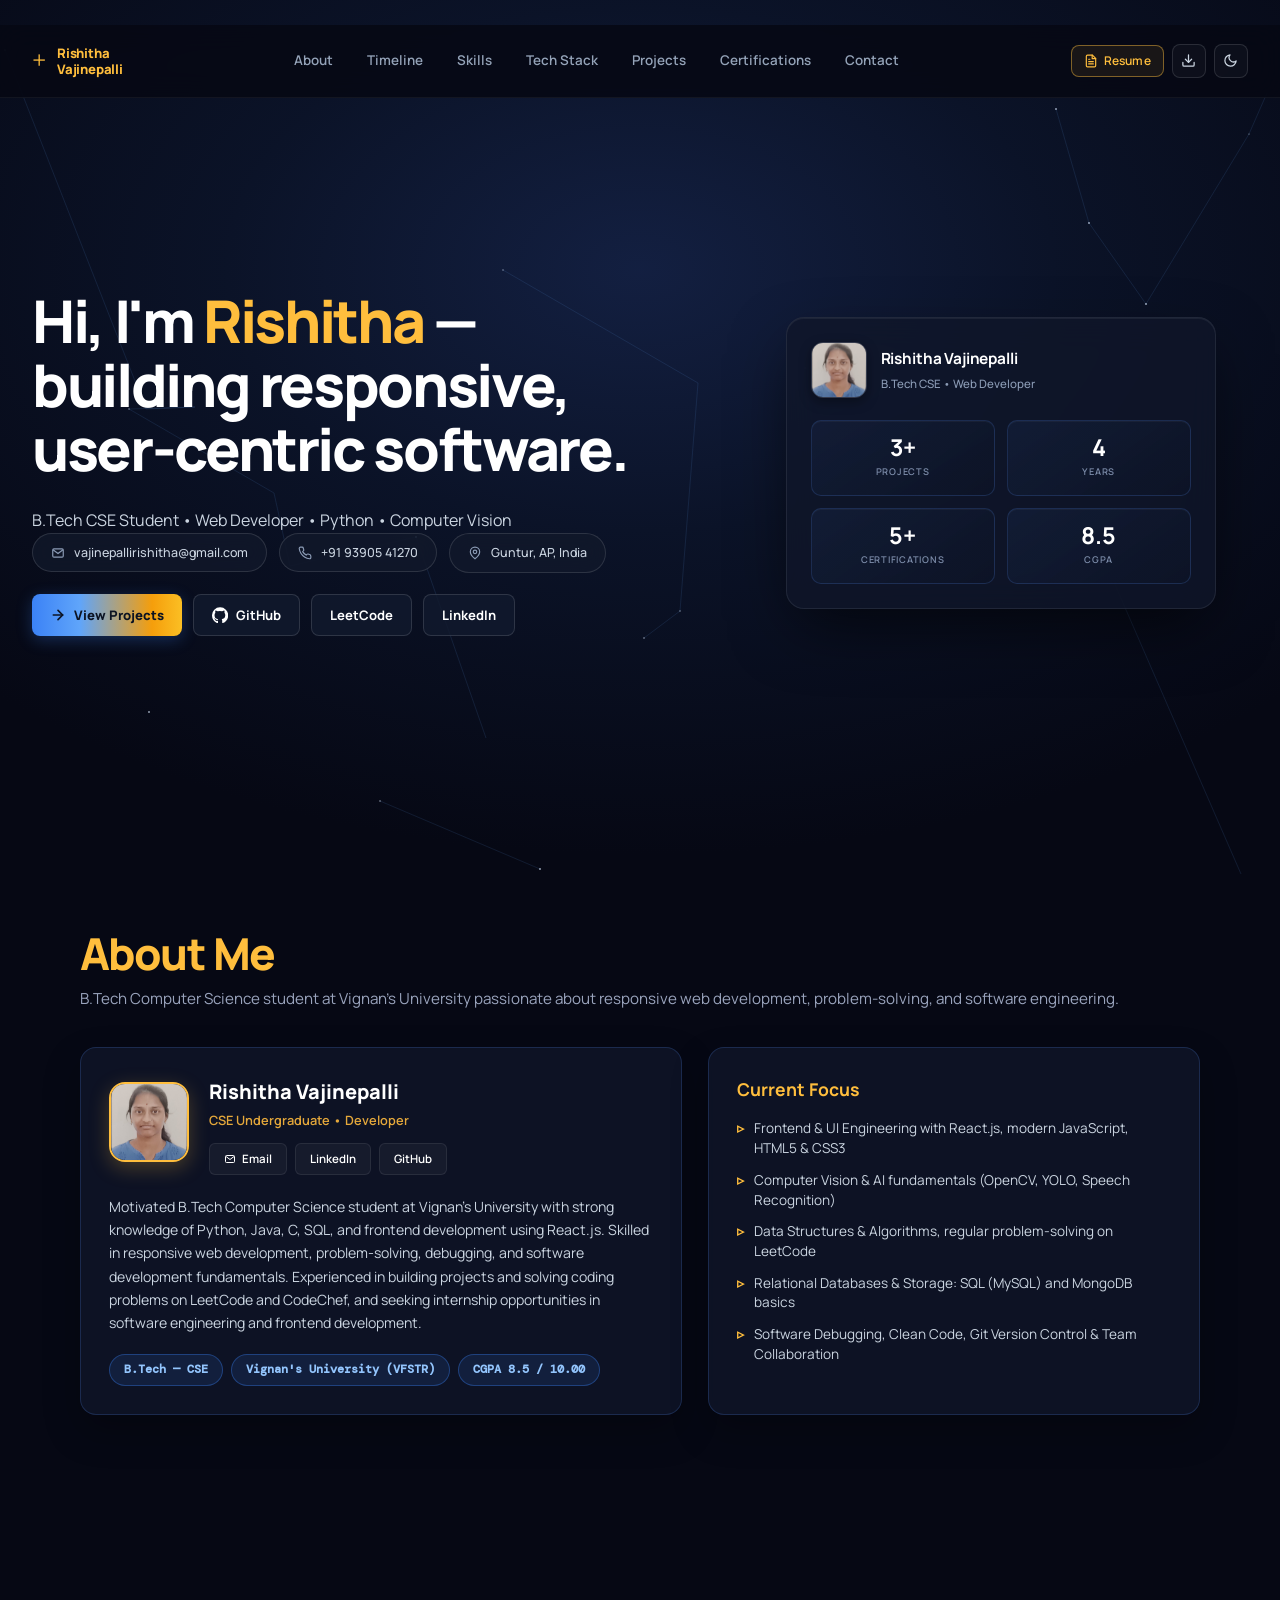
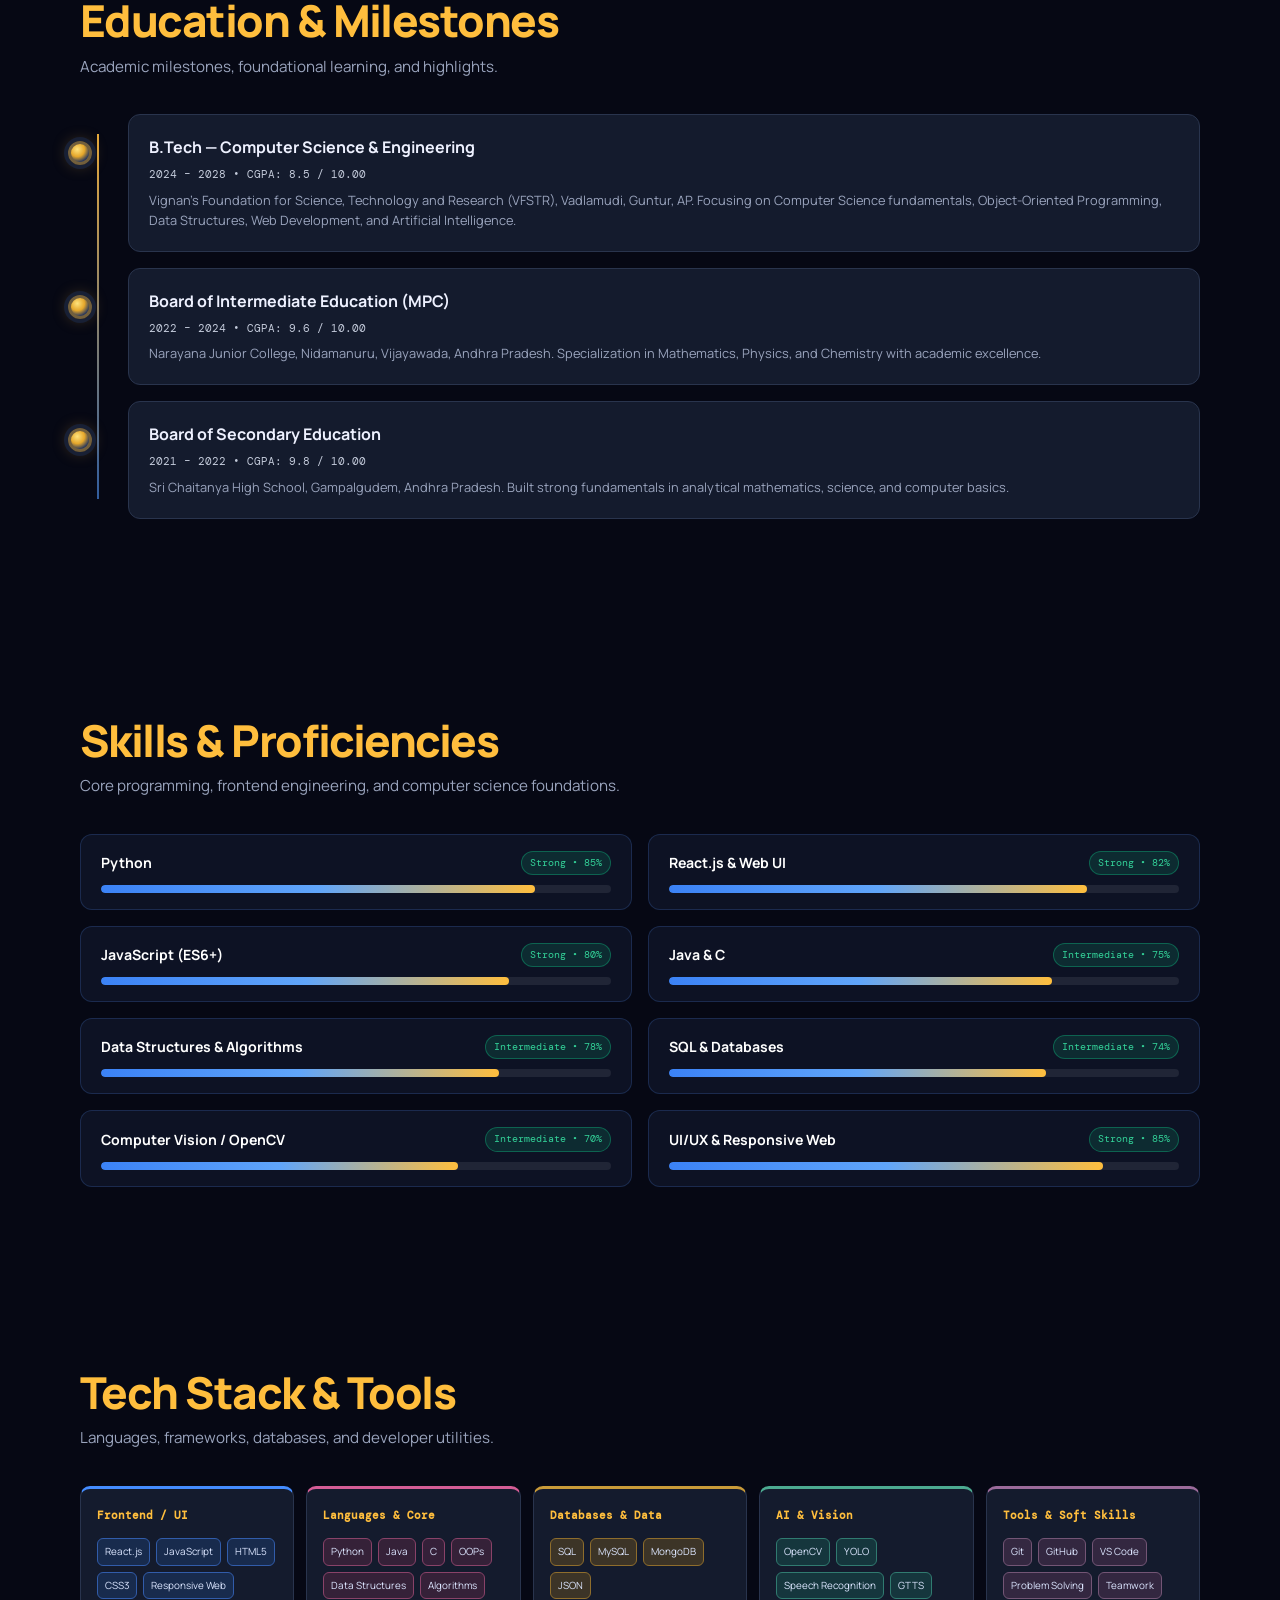
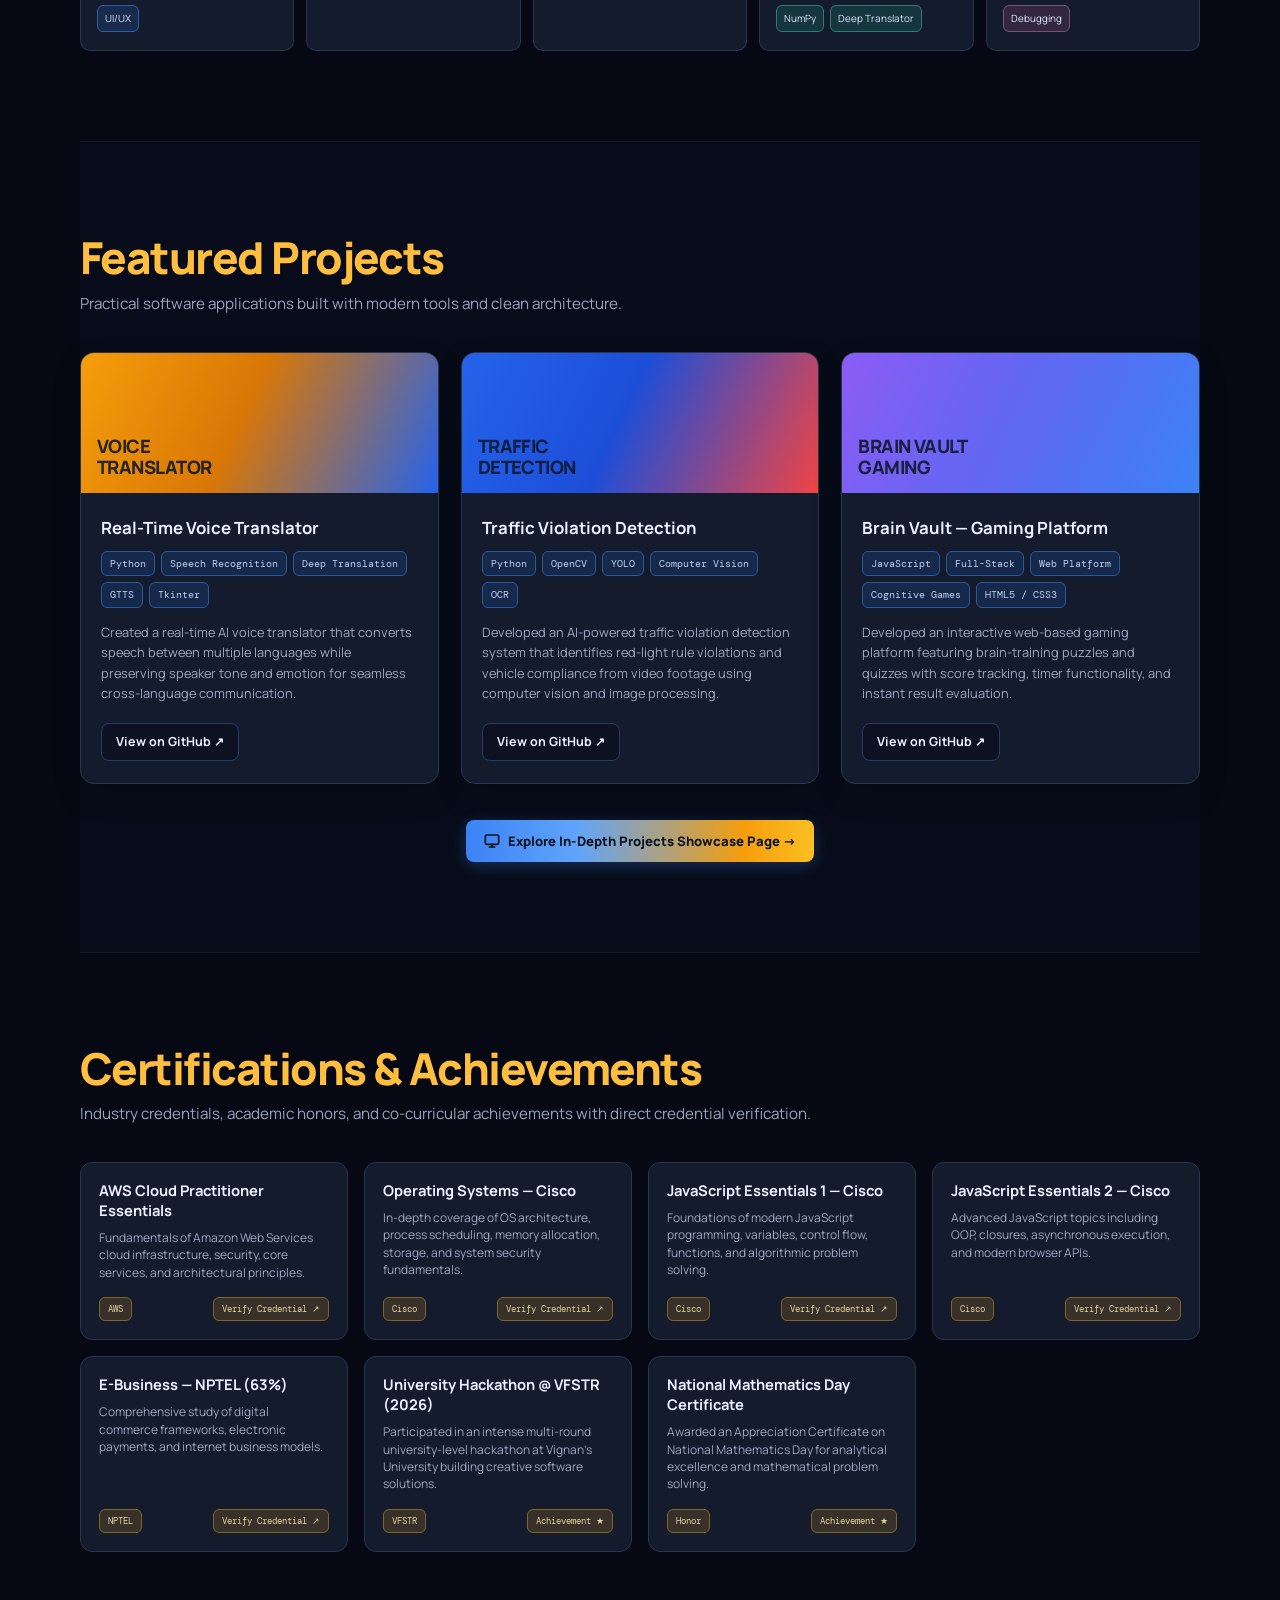
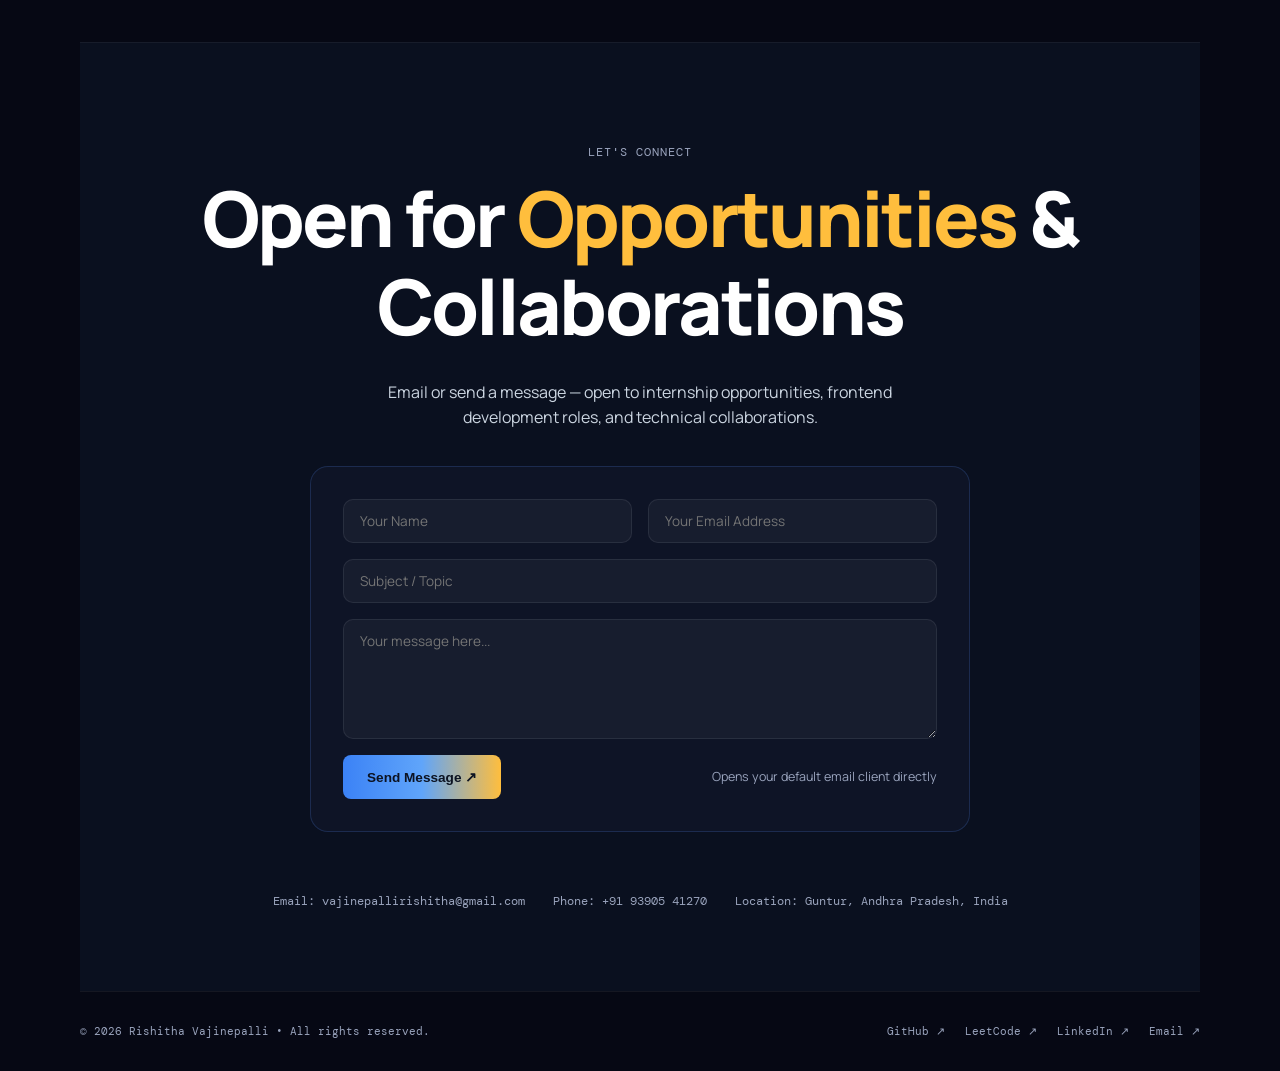
<file: index.html>
<!DOCTYPE html>
<html lang="en">
<head>
  <meta charset="utf-8" />
  <meta name="viewport" content="width=device-width, initial-scale=1" />
  <title>Rishitha Vajinepalli • Portfolio | Software Developer</title>
  <meta name="description" content="Portfolio of Rishitha Vajinepalli — B.Tech Computer Science student at Vignan's University. Skilled in Python, React.js, Web Development, and Computer Vision." />
  <meta name="color-scheme" content="dark light" />
  
  <!-- Web Fonts -->
  <link rel="preconnect" href="https://fonts.googleapis.com" />
  <link rel="preconnect" href="https://fonts.gstatic.com" crossorigin />
  <link href="https://fonts.googleapis.com/css2?family=DM+Mono:ital,wght@0,300;0,400;0,500;1,400&family=Inter:wght@400;500;600;700;800&family=Manrope:wght@300;400;500;600;700;800&display=swap" rel="stylesheet" />
  
  <!-- Pure CSS Stylesheet -->
  <link rel="stylesheet" href="styles.css" />
</head>
<body>
  <!-- Pure CSS State Controllers (No JavaScript) -->
  <input type="checkbox" id="theme-toggle" class="theme-toggle-input" aria-label="Toggle Dark/Light Theme" />
  <input type="checkbox" id="menu-toggle" class="menu-toggle-input" aria-label="Toggle Navigation Menu" />

  <!-- Accessibility Skip Link -->
  <a href="#main" class="skip-link">Skip to content</a>

  <!-- Animated Constellation Starfield Background (Pure CSS & SVG Animation) -->
  <div class="constellation-bg" aria-hidden="true">
    <svg class="constellation-svg" viewBox="0 0 1440 900" preserveAspectRatio="xMidYMid slice" xmlns="http://www.w3.org/2000/svg">
      <defs>
        <radialGradient id="nebula-radial" cx="50%" cy="30%" r="65%">
          <stop offset="0%" stop-color="#142144" stop-opacity="0.85"/>
          <stop offset="45%" stop-color="#0b1328" stop-opacity="0.95"/>
          <stop offset="100%" stop-color="#060814" stop-opacity="1"/>
        </radialGradient>
      </defs>
      <rect width="100%" height="100%" fill="url(#nebula-radial)"/>
      <g stroke="rgba(100, 160, 240, 0.16)" stroke-width="0.8" fill="none">
        <line x1="85" y1="50" x2="226" y2="409"/>
        <line x1="226" y1="409" x2="275" y2="407"/>
        <line x1="275" y1="407" x2="209" y2="409"/>
        <line x1="209" y1="409" x2="354" y2="493"/>
        <line x1="354" y1="493" x2="370" y2="566"/>
        <line x1="370" y1="566" x2="496" y2="537"/>
        <line x1="496" y1="537" x2="566" y2="738"/>
        <line x1="460" y1="801" x2="620" y2="869"/>
        <line x1="583" y1="270" x2="778" y2="383"/>
        <line x1="778" y1="383" x2="760" y2="611"/>
        <line x1="760" y1="611" x2="724" y2="638"/>
        <line x1="885" y1="368" x2="1136" y2="449"/>
        <line x1="1136" y1="109" x2="1169" y2="223"/>
        <line x1="1169" y1="223" x2="1226" y2="304"/>
        <line x1="1226" y1="304" x2="1329" y2="134"/>
        <line x1="1329" y1="134" x2="1347" y2="93"/>
        <line x1="1321" y1="874" x2="1136" y2="449"/>
      </g>
      <g>
        <circle cx="1329" cy="134" r="0.6" fill="rgba(220, 235, 255, 0.65)" class="star-twinkle-1"/>
        <circle cx="583" cy="270" r="0.7" fill="rgba(220, 235, 255, 0.65)" class="star-twinkle-2"/>
        <circle cx="229" cy="712" r="1.0" fill="rgba(220, 235, 255, 0.65)" class="star-twinkle-3"/>
        <circle cx="1136" cy="109" r="1.0" fill="rgba(220, 235, 255, 0.65)" class="star-twinkle-4"/>
        <circle cx="85" cy="50" r="0.7" fill="rgba(220, 235, 255, 0.65)" class="star-twinkle-1"/>
        <circle cx="496" cy="537" r="1.0" fill="rgba(220, 235, 255, 0.65)" class="star-twinkle-2"/>
        <circle cx="1169" cy="223" r="1.0" fill="rgba(220, 235, 255, 0.65)" class="star-twinkle-3"/>
        <circle cx="1136" cy="449" r="0.7" fill="rgba(220, 235, 255, 0.65)" class="star-twinkle-4"/>
        <circle cx="1226" cy="304" r="1.1" fill="rgba(220, 235, 255, 0.65)" class="star-twinkle-1"/>
        <circle cx="33" cy="797" r="1.1" fill="rgba(220, 235, 255, 0.65)" class="star-twinkle-2"/>
        <circle cx="885" cy="368" r="0.8" fill="rgba(220, 235, 255, 0.65)" class="star-twinkle-3"/>
        <circle cx="460" cy="801" r="0.8" fill="rgba(220, 235, 255, 0.65)" class="star-twinkle-4"/>
        <circle cx="209" cy="409" r="0.7" fill="rgba(220, 235, 255, 0.65)" class="star-twinkle-1"/>
        <circle cx="724" cy="638" r="0.8" fill="rgba(220, 235, 255, 0.65)" class="star-twinkle-2"/>
        <circle cx="620" cy="869" r="1.0" fill="rgba(220, 235, 255, 0.65)" class="star-twinkle-1"/>
        <circle cx="760" cy="611" r="0.7" fill="rgba(220, 235, 255, 0.65)" class="star-twinkle-2"/>
      </g>
    </svg>
  </div>

  <!-- Sticky Site Navigation Header -->
  <header class="site-header">
    <div class="nav-container">
      <!-- Brand -->
      <a class="brand" href="#hero" aria-label="Rishitha Vajinepalli Home">
        <span class="brand-plus">+</span>
        <div class="brand-text">
          <span class="brand-line">Rishitha</span>
          <span class="brand-line">Vajinepalli</span>
        </div>
      </a>

      <!-- Navigation Links -->
      <nav id="navLinks" class="nav-links" aria-label="Main Navigation">
        <a class="nav-link" href="#about">About</a>
        <a class="nav-link" href="#timeline">Timeline</a>
        <a class="nav-link" href="#skills">Skills</a>
        <a class="nav-link" href="#stack">Tech Stack</a>
        <a class="nav-link" href="#projects">Projects</a>
        <a class="nav-link" href="#certs">Certifications</a>
        <a class="nav-link" href="#contact">Contact</a>
      </nav>

      <!-- Navigation Actions -->
      <div class="nav-controls">
        <!-- View Resume Button -->
        <a href="Rishitha_Vajinepalli_Resume.pdf" target="_blank" rel="noreferrer" class="nav-resume-btn" id="resumeOpenBtn" title="View Resume PDF in New Tab" aria-label="View Resume">
          <svg viewBox="0 0 24 24" width="14" height="14" fill="none" stroke="currentColor" stroke-width="2" stroke-linecap="round" stroke-linejoin="round">
            <path d="M14.5 2H6a2 2 0 0 0-2 2v16a2 2 0 0 0 2 2h12a2 2 0 0 0 2-2V7.5L14.5 2z"></path>
            <polyline points="14 2 14 8 20 8"></polyline>
            <line x1="16" y1="13" x2="8" y2="13"></line>
            <line x1="16" y1="17" x2="8" y2="17"></line>
            <line x1="10" y1="9" x2="8" y2="9"></line>
          </svg>
          <span>Resume</span>
        </a>

        <!-- Download Resume Button -->
        <a href="Rishitha_Vajinepalli_Resume.pdf" download="Rishitha_Vajinepalli_Resume.pdf" class="nav-icon-btn" id="resumeDownloadBtn" title="Download Resume PDF" aria-label="Download Resume">
          <svg viewBox="0 0 24 24" width="15" height="15" fill="none" stroke="currentColor" stroke-width="2" stroke-linecap="round" stroke-linejoin="round">
            <path d="M21 15v4a2 2 0 0 1-2 2H5a2 2 0 0 1-2-2v-4"></path>
            <polyline points="7 10 12 15 17 10"></polyline>
            <line x1="12" y1="15" x2="12" y2="3"></line>
          </svg>
        </a>

        <!-- Pure CSS Dark / Light Theme Toggle Button -->
        <label for="theme-toggle" class="nav-icon-btn" title="Toggle Dark/Light Mode" aria-label="Toggle Theme" style="cursor: pointer;">
          <!-- Moon Icon (Shown in Dark Mode) -->
          <svg class="theme-icon-moon" viewBox="0 0 24 24" width="15" height="15" fill="none" stroke="currentColor" stroke-width="2" stroke-linecap="round" stroke-linejoin="round">
            <path d="M21 12.79A9 9 0 1 1 11.21 3 7 7 0 0 0 21 12.79z"></path>
          </svg>
          <!-- Sun Icon (Shown in Light Mode) -->
          <svg class="theme-icon-sun" viewBox="0 0 24 24" width="15" height="15" fill="none" stroke="currentColor" stroke-width="2" stroke-linecap="round" stroke-linejoin="round">
            <circle cx="12" cy="12" r="5"></circle>
            <line x1="12" y1="1" x2="12" y2="3"></line>
            <line x1="12" y1="21" x2="12" y2="23"></line>
            <line x1="4.22" y1="4.22" x2="5.64" y2="5.64"></line>
            <line x1="18.36" y1="18.36" x2="19.78" y2="19.78"></line>
            <line x1="1" y1="12" x2="3" y2="12"></line>
            <line x1="21" y1="12" x2="23" y2="12"></line>
            <line x1="4.22" y1="19.78" x2="5.64" y2="18.36"></line>
            <line x1="18.36" y1="5.64" x2="19.78" y2="4.22"></line>
          </svg>
        </label>

        <!-- Pure CSS Mobile Menu Hamburger Toggle -->
        <label for="menu-toggle" class="menu-btn" title="Toggle Navigation Menu" aria-label="Toggle Menu">
          <svg viewBox="0 0 24 24" width="18" height="18" fill="none" stroke="currentColor" stroke-width="2" stroke-linecap="round" stroke-linejoin="round">
            <line x1="3" y1="6" x2="21" y2="6"></line>
            <line x1="3" y1="12" x2="21" y2="12"></line>
            <line x1="3" y1="18" x2="21" y2="18"></line>
          </svg>
        </label>
      </div>
    </div>
  </header>

  <main id="main">
    <!-- HERO SECTION -->
    <section id="hero" class="hero-section" aria-label="Introduction">
      <div class="hero-container">
        <!-- Left Hero Copy -->
        <div class="hero-content">
          <h1 class="hero-headline">
            Hi, I'm <span class="highlight-name">Rishitha</span> — building responsive, user‑centric software.
          </h1>
          <p class="hero-sub">
            B.Tech CSE Student • Web Developer • Python • Computer Vision
          </p>

          <!-- Contact Quick Pills -->
          <div class="hero-contact-row">
            <a class="contact-pill" href="mailto:vajinepallirishitha@gmail.com" aria-label="Email Rishitha">
              <svg viewBox="0 0 24 24" width="14" height="14" fill="none" stroke="currentColor" stroke-width="2" stroke-linecap="round" stroke-linejoin="round">
                <rect x="3" y="5" width="18" height="14" rx="2"></rect>
                <path d="m4 7 8 6 8-6"></path>
              </svg>
              <span>vajinepallirishitha@gmail.com</span>
            </a>
            <a class="contact-pill" href="tel:+919390541270" aria-label="Call Rishitha">
              <svg viewBox="0 0 24 24" width="14" height="14" fill="none" stroke="currentColor" stroke-width="2" stroke-linecap="round" stroke-linejoin="round">
                <path d="M22 16.9v3a2 2 0 0 1-2.2 2 19.8 19.8 0 0 1-8.6-3.1 19.5 19.5 0 0 1-6-6A19.8 19.8 0 0 1 2.1 4.2 2 2 0 0 1 4.1 2h3a2 2 0 0 1 2 1.7c.1.9.4 1.8.7 2.6a2 2 0 0 1-.5 2l-1.3 1.3a16 16 0 0 0 6 6l1.3-1.3a2 2 0 0 1 2-.5 13.7 13.7 0 0 0 2.6.7 2 2 0 0 1 1.7 2Z"></path>
              </svg>
              <span>+91 93905 41270</span>
            </a>
            <div class="contact-pill" title="Location">
              <svg viewBox="0 0 24 24" width="14" height="14" fill="none" stroke="currentColor" stroke-width="2" stroke-linecap="round" stroke-linejoin="round">
                <path d="M20 10c0 6-8 12-8 12s-8-6-8-12a8 8 0 0 1 16 0Z"></path>
                <circle cx="12" cy="10" r="3"></circle>
              </svg>
              <span>Guntur, AP, India</span>
            </div>
          </div>

          <!-- Hero Actions / CTAs -->
          <div class="hero-actions-row">
            <a class="btn-gradient" href="#projects">
              <svg viewBox="0 0 24 24" width="16" height="16" fill="none" stroke="currentColor" stroke-width="2.5" stroke-linecap="round" stroke-linejoin="round">
                <line x1="5" y1="12" x2="19" y2="12"></line>
                <polyline points="12 5 19 12 12 19"></polyline>
              </svg>
              <span>View Projects</span>
            </a>
            <a class="btn-dark" href="https://github.com/vajinepallirishitha-dot" target="_blank" rel="noreferrer" aria-label="GitHub Profile">
              <svg viewBox="0 0 24 24" width="16" height="16" fill="currentColor">
                <path d="M12 .5A12 12 0 0 0 0 12.7c0 5.4 3.4 10 8.1 11.6.6.1.9-.3.9-.7v-2.6c-3.3.8-4-1.5-4-1.5-.5-1.2-1.2-1.5-1.2-1.5-1-.7.1-.7.1-.7 1.1.1 1.7 1.1 1.7 1.1 1 .1.8 2.1 2.9 1.5.1-.8.4-1.3.7-1.6-2.6-.3-5.4-1.4-5.4-6.2 0-1.4.5-2.6 1.3-3.5-.1-.3-.6-1.7.1-3.5 0 0 1-.3 3.5 1.3a11.9 11.9 0 0 1 6.4 0c2.4-1.6 3.4-1.3 3.4-1.3.7 1.8.2 3.2.1 3.5.8.9 1.3 2.1 1.3 3.5 0 4.8-2.8 5.8-5.4 6.1.4.3.8 1 .8 2.1v3.1c0 .4.3 .8.9 .7 4.7-1.5 8.1-6.1 8.1-11.5A12 12 0 0 0 12 .5Z"/>
              </svg>
              <span>GitHub</span>
            </a>
            <a class="btn-dark" href="https://leetcode.com/u/241fa04636/" target="_blank" rel="noreferrer" aria-label="LeetCode Profile">
              <span>LeetCode</span>
            </a>
            <a class="btn-dark" href="https://www.linkedin.com/in/rishitha-vajinepalli-9a40b9338" target="_blank" rel="noreferrer" aria-label="LinkedIn Profile">
              <span>LinkedIn</span>
            </a>
          </div>
        </div>

        <!-- Right Hero Aside: Profile Card -->
        <aside class="hero-aside" aria-label="Profile Highlight Card">
          <div class="profile-card">
            <div class="profile-card-header">
              <img class="profile-avatar-img" src="rishitha.png" alt="Rishitha Vajinepalli Portrait" />
              <div class="profile-meta">
                <span class="profile-name">Rishitha Vajinepalli</span>
                <span class="profile-sub">B.Tech CSE • Web Developer</span>
              </div>
            </div>
            <div class="profile-stats-grid">
              <div class="stat-card">
                <span class="stat-number">3+</span>
                <span class="stat-label">Projects</span>
              </div>
              <div class="stat-card">
                <span class="stat-number">4</span>
                <span class="stat-label">Years</span>
              </div>
              <div class="stat-card">
                <span class="stat-number">5+</span>
                <span class="stat-label">Certifications</span>
              </div>
              <div class="stat-card">
                <span class="stat-number">8.5</span>
                <span class="stat-label">CGPA</span>
              </div>
            </div>
          </div>
        </aside>
      </div>
    </section>

    <!-- ABOUT SECTION -->
    <section id="about" class="section container" aria-label="About Me">
      <div class="section-heading">
        <h2>About Me</h2>
        <p>B.Tech Computer Science student at Vignan's University passionate about responsive web development, problem-solving, and software engineering.</p>
      </div>

      <div class="about-grid">
        <!-- Bio Card -->
        <div class="about-panel">
          <div class="about-kv">
            <div class="about-img">
              <img src="rishitha.png" alt="Rishitha Vajinepalli" />
            </div>
            <div class="kv-meta">
              <div class="kv-name">Rishitha Vajinepalli</div>
              <div class="kv-role">CSE Undergraduate • Developer</div>
              <div class="kv-links">
                <a class="btn-sm" href="mailto:vajinepallirishitha@gmail.com">
                  <svg viewBox="0 0 24 24" width="12" height="12" fill="none" stroke="currentColor" stroke-width="2"><rect x="3" y="5" width="18" height="14" rx="2"/><path d="m4 7 8 6 8-6"/></svg>
                  <span>Email</span>
                </a>
                <a class="btn-sm" href="https://www.linkedin.com/in/rishitha-vajinepalli-9a40b9338" target="_blank" rel="noreferrer">
                  <span>LinkedIn</span>
                </a>
                <a class="btn-sm" href="https://github.com/vajinepallirishitha-dot" target="_blank" rel="noreferrer">
                  <span>GitHub</span>
                </a>
              </div>
            </div>
          </div>
          <p class="about-bio">
            Motivated B.Tech Computer Science student at Vignan's University with strong knowledge of Python, Java, C, SQL, and frontend development using React.js. Skilled in responsive web development, problem-solving, debugging, and software development fundamentals. Experienced in building projects and solving coding problems on LeetCode and CodeChef, and seeking internship opportunities in software engineering and frontend development.
          </p>
          <div class="about-pills" role="list">
            <div class="about-pill" role="listitem">B.Tech — CSE</div>
            <div class="about-pill" role="listitem">Vignan's University (VFSTR)</div>
            <div class="about-pill" role="listitem">CGPA 8.5 / 10.00</div>
          </div>
        </div>

        <!-- Current Focus Card -->
        <div class="about-panel">
          <h3 class="focus-heading">Current Focus</h3>
          <ul class="focus-list">
            <li>Frontend & UI Engineering with React.js, modern JavaScript, HTML5 & CSS3</li>
            <li>Computer Vision & AI fundamentals (OpenCV, YOLO, Speech Recognition)</li>
            <li>Data Structures & Algorithms, regular problem-solving on LeetCode</li>
            <li>Relational Databases & Storage: SQL (MySQL) and MongoDB basics</li>
            <li>Software Debugging, Clean Code, Git Version Control & Team Collaboration</li>
          </ul>
        </div>
      </div>
    </section>

    <!-- TIMELINE / EDUCATION SECTION -->
    <section id="timeline" class="section container journey-section" aria-label="Education and Timeline">
      <!-- Anchor alias for education links -->
      <span id="education" style="display:block; position:relative; top:-90px; visibility:hidden;"></span>
      
      <div class="timeline-heading">
        <h2>Education & Milestones</h2>
        <p>Academic milestones, foundational learning, and highlights.</p>
      </div>

      <div class="timeline">
        <!-- Milestone 1: B.Tech -->
        <div class="timeline-item">
          <div class="timeline-marker" aria-hidden="true"></div>
          <h3>B.Tech — Computer Science & Engineering</h3>
          <span class="timeline-date">2024 – 2028 • CGPA: 8.5 / 10.00</span>
          <p>Vignan's Foundation for Science, Technology and Research (VFSTR), Vadlamudi, Guntur, AP. Focusing on Computer Science fundamentals, Object-Oriented Programming, Data Structures, Web Development, and Artificial Intelligence.</p>
        </div>

        <!-- Milestone 2: Intermediate -->
        <div class="timeline-item">
          <div class="timeline-marker" aria-hidden="true"></div>
          <h3>Board of Intermediate Education (MPC)</h3>
          <span class="timeline-date">2022 – 2024 • CGPA: 9.6 / 10.00</span>
          <p>Narayana Junior College, Nidamanuru, Vijayawada, Andhra Pradesh. Specialization in Mathematics, Physics, and Chemistry with academic excellence.</p>
        </div>

        <!-- Milestone 3: High School -->
        <div class="timeline-item">
          <div class="timeline-marker" aria-hidden="true"></div>
          <h3>Board of Secondary Education</h3>
          <span class="timeline-date">2021 – 2022 • CGPA: 9.8 / 10.00</span>
          <p>Sri Chaitanya High School, Gampalgudem, Andhra Pradesh. Built strong fundamentals in analytical mathematics, science, and computer basics.</p>
        </div>
      </div>
    </section>

    <!-- SKILLS SECTION (Pure CSS Animated Progress Bars) -->
    <section id="skills" class="section container" aria-label="Skills">
      <div class="skills-heading">
        <h2>Skills & Proficiencies</h2>
        <p>Core programming, frontend engineering, and computer science foundations.</p>
      </div>

      <!-- Pure CSS Animated Progress Bars -->
      <div class="skills-bars-grid">
        <div class="skill-bar-card">
          <div class="skill-head">
            <span class="skill-name">Python</span>
            <span class="skill-chip">Strong • 85%</span>
          </div>
          <div class="bar"><div class="fill" style="--target-width: 85%;"></div></div>
        </div>

        <div class="skill-bar-card">
          <div class="skill-head">
            <span class="skill-name">React.js & Web UI</span>
            <span class="skill-chip">Strong • 82%</span>
          </div>
          <div class="bar"><div class="fill" style="--target-width: 82%;"></div></div>
        </div>

        <div class="skill-bar-card">
          <div class="skill-head">
            <span class="skill-name">JavaScript (ES6+)</span>
            <span class="skill-chip">Strong • 80%</span>
          </div>
          <div class="bar"><div class="fill" style="--target-width: 80%;"></div></div>
        </div>

        <div class="skill-bar-card">
          <div class="skill-head">
            <span class="skill-name">Java & C</span>
            <span class="skill-chip">Intermediate • 75%</span>
          </div>
          <div class="bar"><div class="fill" style="--target-width: 75%;"></div></div>
        </div>

        <div class="skill-bar-card">
          <div class="skill-head">
            <span class="skill-name">Data Structures & Algorithms</span>
            <span class="skill-chip">Intermediate • 78%</span>
          </div>
          <div class="bar"><div class="fill" style="--target-width: 78%;"></div></div>
        </div>

        <div class="skill-bar-card">
          <div class="skill-head">
            <span class="skill-name">SQL & Databases</span>
            <span class="skill-chip">Intermediate • 74%</span>
          </div>
          <div class="bar"><div class="fill" style="--target-width: 74%;"></div></div>
        </div>

        <div class="skill-bar-card">
          <div class="skill-head">
            <span class="skill-name">Computer Vision / OpenCV</span>
            <span class="skill-chip">Intermediate • 70%</span>
          </div>
          <div class="bar"><div class="fill" style="--target-width: 70%;"></div></div>
        </div>

        <div class="skill-bar-card">
          <div class="skill-head">
            <span class="skill-name">UI/UX & Responsive Web</span>
            <span class="skill-chip">Strong • 85%</span>
          </div>
          <div class="bar"><div class="fill" style="--target-width: 85%;"></div></div>
        </div>
      </div>
    </section>

    <!-- TECH STACK SECTION -->
    <section id="stack" class="section container" aria-label="Tech Stack">
      <div class="stack-heading">
        <h2>Tech Stack & Tools</h2>
        <p>Languages, frameworks, databases, and developer utilities.</p>
      </div>

      <div class="stack-grid">
        <!-- Frontend -->
        <div class="stack-card">
          <h3>Frontend / UI</h3>
          <div class="stack-tags">
            <span>React.js</span>
            <span>JavaScript</span>
            <span>HTML5</span>
            <span>CSS3</span>
            <span>Responsive Web</span>
            <span>UI/UX</span>
          </div>
        </div>

        <!-- Languages & Core -->
        <div class="stack-card stack-back">
          <h3>Languages & Core</h3>
          <div class="stack-tags">
            <span>Python</span>
            <span>Java</span>
            <span>C</span>
            <span>OOPs</span>
            <span>Data Structures</span>
            <span>Algorithms</span>
          </div>
        </div>

        <!-- Databases -->
        <div class="stack-card stack-data">
          <h3>Databases & Data</h3>
          <div class="stack-tags">
            <span>SQL</span>
            <span>MySQL</span>
            <span>MongoDB</span>
            <span>JSON</span>
          </div>
        </div>

        <!-- AI & Vision -->
        <div class="stack-card stack-ai">
          <h3>AI & Vision</h3>
          <div class="stack-tags">
            <span>OpenCV</span>
            <span>YOLO</span>
            <span>Speech Recognition</span>
            <span>GTTS</span>
            <span>NumPy</span>
            <span>Deep Translator</span>
          </div>
        </div>

        <!-- Tools & Soft Skills -->
        <div class="stack-card stack-soft">
          <h3>Tools & Soft Skills</h3>
          <div class="stack-tags">
            <span>Git</span>
            <span>GitHub</span>
            <span>VS Code</span>
            <span>Problem Solving</span>
            <span>Teamwork</span>
            <span>Debugging</span>
          </div>
        </div>
      </div>
    </section>

    <!-- FEATURED PROJECTS SECTION -->
    <section id="projects" class="section container work-section" aria-label="Featured Projects">
      <div class="section-heading">
        <h2>Featured Projects</h2>
        <p>Practical software applications built with modern tools and clean architecture.</p>
      </div>

      <div class="project-grid-reference">
        <!-- Project 1: Voice Translator -->
        <article class="project-reference-card">
          <div class="project-cover voice-cover">
            <span>VOICE<br>TRANSLATOR</span>
          </div>
          <div class="project-info">
            <h3><a href="https://github.com/vajinepallirishitha-dot/Real-Time-Voice-Translator" target="_blank" rel="noreferrer">Real-Time Voice Translator</a></h3>
            <div class="tags">
              <span>Python</span>
              <span>Speech Recognition</span>
              <span>Deep Translation</span>
              <span>GTTS</span>
              <span>Tkinter</span>
            </div>
            <p>Created a real-time AI voice translator that converts speech between multiple languages while preserving speaker tone and emotion for seamless cross-language communication.</p>
            <a class="project-link" href="https://github.com/vajinepallirishitha-dot/Real-Time-Voice-Translator" target="_blank" rel="noreferrer">View on GitHub ↗</a>
          </div>
        </article>

        <!-- Project 2: Traffic Violation Detection -->
        <article class="project-reference-card">
          <div class="project-cover traffic-cover">
            <span>TRAFFIC<br>DETECTION</span>
          </div>
          <div class="project-info">
            <h3><a href="https://github.com/vajinepallirishitha-dot/traffic-violation-detection" target="_blank" rel="noreferrer">Traffic Violation Detection</a></h3>
            <div class="tags">
              <span>Python</span>
              <span>OpenCV</span>
              <span>YOLO</span>
              <span>Computer Vision</span>
              <span>OCR</span>
            </div>
            <p>Developed an AI-powered traffic violation detection system that identifies red-light rule violations and vehicle compliance from video footage using computer vision and image processing.</p>
            <a class="project-link" href="https://github.com/vajinepallirishitha-dot/traffic-violation-detection" target="_blank" rel="noreferrer">View on GitHub ↗</a>
          </div>
        </article>

        <!-- Project 3: Brain Vault Gaming Platform -->
        <article class="project-reference-card">
          <div class="project-cover brain-cover">
            <span>BRAIN VAULT<br>GAMING</span>
          </div>
          <div class="project-info">
            <h3><a href="https://github.com/vajinepallirishitha-dot/Brainvault" target="_blank" rel="noreferrer">Brain Vault — Gaming Platform</a></h3>
            <div class="tags">
              <span>JavaScript</span>
              <span>Full-Stack</span>
              <span>Web Platform</span>
              <span>Cognitive Games</span>
              <span>HTML5 / CSS3</span>
            </div>
            <p>Developed an interactive web-based gaming platform featuring brain-training puzzles and quizzes with score tracking, timer functionality, and instant result evaluation.</p>
            <a class="project-link" href="https://github.com/vajinepallirishitha-dot/Brainvault" target="_blank" rel="noreferrer">View on GitHub ↗</a>
          </div>
        </article>
      </div>

      <!-- View Detailed Projects Page Link -->
      <div class="view-all-projects-row">
        <a href="projects.html" class="btn-gradient">
          <svg viewBox="0 0 24 24" width="16" height="16" fill="none" stroke="currentColor" stroke-width="2.5" stroke-linecap="round" stroke-linejoin="round">
            <rect x="2" y="3" width="20" height="14" rx="2" ry="2"></rect>
            <line x1="8" y1="21" x2="16" y2="21"></line>
            <line x1="12" y1="17" x2="12" y2="21"></line>
          </svg>
          <span>Explore In-Depth Projects Showcase Page →</span>
        </a>
      </div>
    </section>

    <!-- CERTIFICATIONS & ACHIEVEMENTS SECTION -->
    <section id="certs" class="section container" aria-label="Certifications and Achievements">
      <!-- Anchor alias for certifications links -->
      <span id="certifications" style="display:block; position:relative; top:-90px; visibility:hidden;"></span>

      <div class="cert-heading">
        <h2>Certifications & Achievements</h2>
        <p>Industry credentials, academic honors, and co-curricular achievements with direct credential verification.</p>
      </div>

      <!-- Certifications Grid -->
      <div class="cert-grid" id="certGrid">
        <!-- Cert 1: AWS Cloud Practitioner -->
        <a class="cert-card" href="https://www.linkedin.com/posts/rishitha-vajinepalli-9a40b9338_aws-cloudcomputing-awscloudpractitioner-activity-7471096721255825408--onZ" target="_blank" rel="noreferrer">
          <h3>AWS Cloud Practitioner Essentials</h3>
          <p>Fundamentals of Amazon Web Services cloud infrastructure, security, core services, and architectural principles.</p>
          <div>
            <span>AWS</span>
            <span class="cert-link-btn">Verify Credential ↗</span>
          </div>
        </a>

        <!-- Cert 2: Cisco Operating Systems -->
        <a class="cert-card" href="https://www.linkedin.com/posts/rishitha-vajinepalli-9a40b9338_operatingsystems-cisconetworkingacademy-learningjourney-activity-7470517451017871360-iwKl" target="_blank" rel="noreferrer">
          <h3>Operating Systems — Cisco</h3>
          <p>In-depth coverage of OS architecture, process scheduling, memory allocation, storage, and system security fundamentals.</p>
          <div>
            <span>Cisco</span>
            <span class="cert-link-btn">Verify Credential ↗</span>
          </div>
        </a>

        <!-- Cert 3: Cisco JS 1 -->
        <a class="cert-card" href="https://www.linkedin.com/posts/rishitha-vajinepalli-9a40b9338_javascript-coding-webdevelopment-activity-7470514001777516544-jPUk" target="_blank" rel="noreferrer">
          <h3>JavaScript Essentials 1 — Cisco</h3>
          <p>Foundations of modern JavaScript programming, variables, control flow, functions, and algorithmic problem solving.</p>
          <div>
            <span>Cisco</span>
            <span class="cert-link-btn">Verify Credential ↗</span>
          </div>
        </a>

        <!-- Cert 4: Cisco JS 2 -->
        <a class="cert-card" href="https://www.linkedin.com/posts/rishitha-vajinepalli-9a40b9338_javascript-coding-webdevelopment-activity-7470516906555346944-aDt-" target="_blank" rel="noreferrer">
          <h3>JavaScript Essentials 2 — Cisco</h3>
          <p>Advanced JavaScript topics including OOP, closures, asynchronous execution, and modern browser APIs.</p>
          <div>
            <span>Cisco</span>
            <span class="cert-link-btn">Verify Credential ↗</span>
          </div>
        </a>

        <!-- Cert 5: NPTEL E-Business -->
        <a class="cert-card" href="https://www.linkedin.com/posts/rishitha-vajinepalli-9a40b9338_excited-to-share-that-i-have-successfully-activity-7460944308309770240-MU0A" target="_blank" rel="noreferrer">
          <h3>E-Business — NPTEL (63%)</h3>
          <p>Comprehensive study of digital commerce frameworks, electronic payments, and internet business models.</p>
          <div>
            <span>NPTEL</span>
            <span class="cert-link-btn">Verify Credential ↗</span>
          </div>
        </a>

        <!-- Achievement 1: Hackathon -->
        <div class="cert-card">
          <h3>University Hackathon @ VFSTR (2026)</h3>
          <p>Participated in an intense multi-round university-level hackathon at Vignan's University building creative software solutions.</p>
          <div>
            <span>VFSTR</span>
            <span class="cert-link-btn">Achievement ★</span>
          </div>
        </div>

        <!-- Achievement 2: Mathematics Day -->
        <div class="cert-card">
          <h3>National Mathematics Day Certificate</h3>
          <p>Awarded an Appreciation Certificate on National Mathematics Day for analytical excellence and mathematical problem solving.</p>
          <div>
            <span>Honor</span>
            <span class="cert-link-btn">Achievement ★</span>
          </div>
        </div>
      </div>
    </section>

    <!-- CONTACT SECTION (Pure HTML & CSS Action) -->
    <section id="contact" class="section container contact-section" aria-label="Contact">
      <div class="eyebrow">Let's Connect</div>
      <h2>Open for <em>Opportunities</em> & Collaborations</h2>
      <p class="sub" style="max-width: 600px; margin: 0 auto 36px;">
        Email or send a message — open to internship opportunities, frontend development roles, and technical collaborations.
      </p>

      <!-- Pure HTML Email Form -->
      <div class="contact-form-card">
        <form class="form" action="mailto:vajinepallirishitha@gmail.com" method="GET" enctype="text/plain">
          <div class="row">
            <input class="input" type="text" name="name" placeholder="Your Name" aria-label="Your Name" required />
            <input class="input" type="email" name="email" placeholder="Your Email Address" aria-label="Your Email" required />
          </div>
          <input class="input" type="text" name="subject" placeholder="Subject / Topic" aria-label="Subject" required />
          <textarea class="textarea" name="body" placeholder="Your message here..." aria-label="Message" required></textarea>
          <div class="form-actions">
            <button class="submit" type="submit">Send Message ↗</button>
            <span class="note">Opens your default email client directly</span>
          </div>
        </form>
      </div>

      <!-- Direct Contact Details -->
      <div class="contact-details">
        <div>
          <span>Email: </span>
          <a href="mailto:vajinepallirishitha@gmail.com">vajinepallirishitha@gmail.com</a>
        </div>
        <div>
          <span>Phone: </span>
          <a href="tel:+919390541270">+91 93905 41270</a>
        </div>
        <div>
          <span>Location: </span>
          <span>Guntur, Andhra Pradesh, India</span>
        </div>
      </div>
    </section>
  </main>

  <!-- Footer -->
  <footer class="footer container">
    <span>© 2026 Rishitha Vajinepalli • All rights reserved.</span>
    <div class="footer-links">
      <a href="https://github.com/vajinepallirishitha-dot" target="_blank" rel="noreferrer">GitHub ↗</a>
      <a href="https://leetcode.com/u/241fa04636/" target="_blank" rel="noreferrer">LeetCode ↗</a>
      <a href="https://www.linkedin.com/in/rishitha-vajinepalli-9a40b9338" target="_blank" rel="noreferrer">LinkedIn ↗</a>
      <a href="mailto:vajinepallirishitha@gmail.com">Email ↗</a>
    </div>
  </footer>
</body>
</html>
</file>
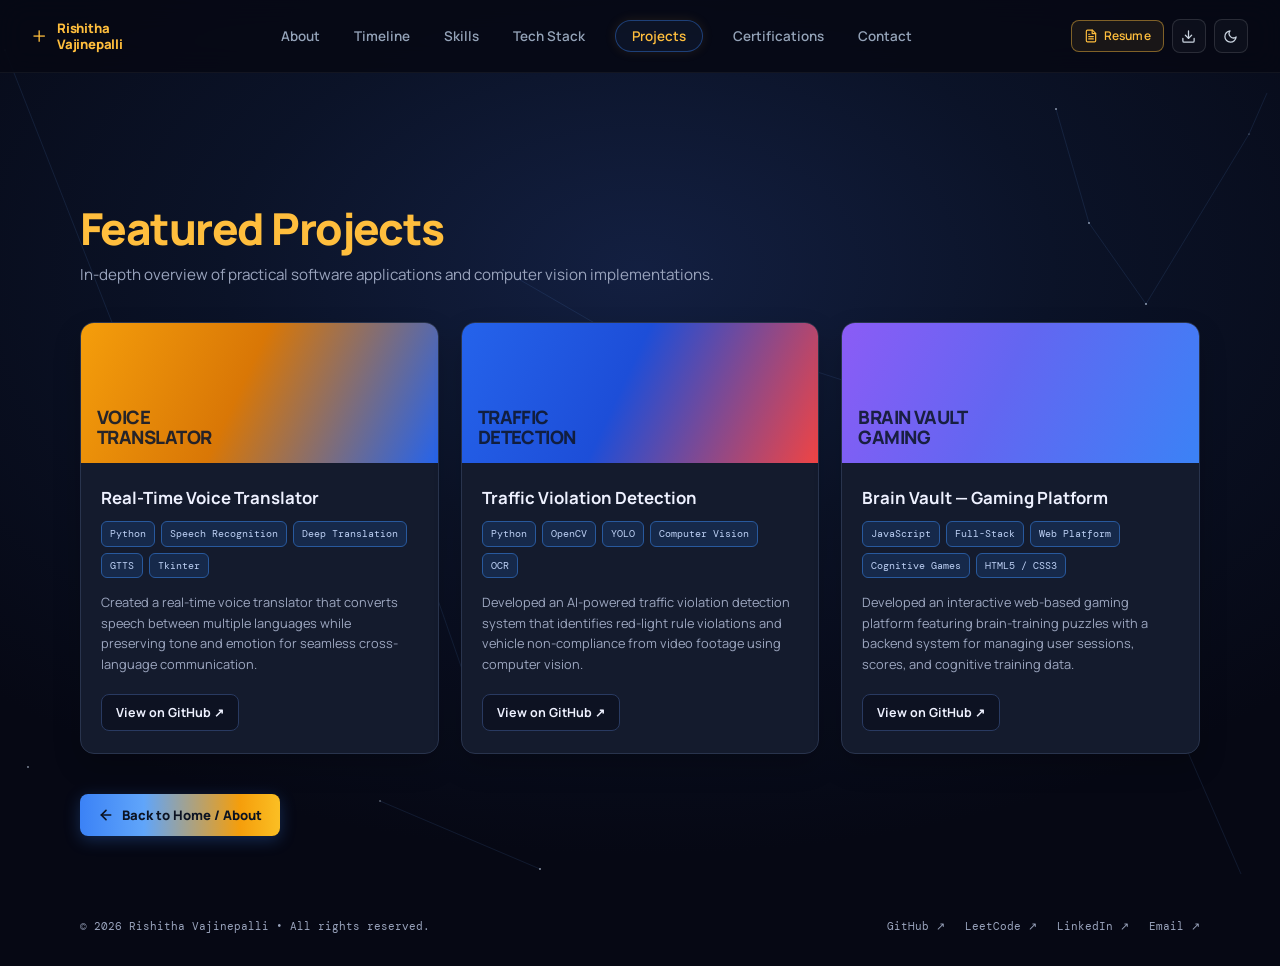
<file: projects.html>
<!DOCTYPE html>
<html lang="en">
<head>
  <meta charset="UTF-8">
  <meta name="viewport" content="width=device-width, initial-scale=1.0">
  <title>Projects | Rishitha Vajinepalli</title>
  <meta name="description" content="Featured Projects of Rishitha Vajinepalli — Real-Time Voice Translator, Traffic Violation Detection, and Brain Vault Gaming Platform." />
  <link rel="preconnect" href="https://fonts.googleapis.com">
  <link rel="preconnect" href="https://fonts.gstatic.com" crossorigin>
  <link href="https://fonts.googleapis.com/css2?family=DM+Mono:ital,wght@0,300;0,400;0,500;1,400&family=Manrope:wght@300;400;500;600;700;800&display=swap" rel="stylesheet">
  <link rel="stylesheet" href="styles.css">
  <style>
    .page-hero {
      padding: 130px 0 50px;
    }
    .back-home-row {
      margin-top: 40px;
      display: flex;
      justify-content: flex-start;
    }
  </style>
</head>
<body>
  <!-- Pure CSS State Controllers (No JavaScript) -->
  <input type="checkbox" id="theme-toggle" class="theme-toggle-input" aria-label="Toggle Dark/Light Theme" />
  <input type="checkbox" id="menu-toggle" class="menu-toggle-input" aria-label="Toggle Navigation Menu" />

  <!-- Pure CSS Constellation Background -->
  <div class="constellation-bg" aria-hidden="true">
    <svg class="constellation-svg" viewBox="0 0 1440 900" preserveAspectRatio="xMidYMid slice" xmlns="http://www.w3.org/2000/svg">
      <defs>
        <radialGradient id="nebula-radial-p" cx="50%" cy="30%" r="65%">
          <stop offset="0%" stop-color="#142144" stop-opacity="0.85"/>
          <stop offset="45%" stop-color="#0b1328" stop-opacity="0.95"/>
          <stop offset="100%" stop-color="#060814" stop-opacity="1"/>
        </radialGradient>
      </defs>
      <rect width="100%" height="100%" fill="url(#nebula-radial-p)"/>
      <g stroke="rgba(100, 160, 240, 0.15)" stroke-width="0.8" fill="none">
        <line x1="85" y1="50" x2="226" y2="409"/>
        <line x1="226" y1="409" x2="275" y2="407"/>
        <line x1="275" y1="407" x2="209" y2="409"/>
        <line x1="209" y1="409" x2="354" y2="493"/>
        <line x1="354" y1="493" x2="370" y2="566"/>
        <line x1="370" y1="566" x2="496" y2="537"/>
        <line x1="496" y1="537" x2="566" y2="738"/>
        <line x1="460" y1="801" x2="620" y2="869"/>
        <line x1="583" y1="270" x2="778" y2="383"/>
        <line x1="778" y1="383" x2="760" y2="611"/>
        <line x1="760" y1="611" x2="724" y2="638"/>
        <line x1="885" y1="368" x2="1136" y2="449"/>
        <line x1="1136" y1="109" x2="1169" y2="223"/>
        <line x1="1169" y1="223" x2="1226" y2="304"/>
        <line x1="1226" y1="304" x2="1329" y2="134"/>
        <line x1="1329" y1="134" x2="1347" y2="93"/>
        <line x1="1321" y1="874" x2="1136" y2="449"/>
      </g>
      <g>
        <circle cx="1329" cy="134" r="0.6" fill="rgba(220, 235, 255, 0.6)" class="star-twinkle-1"/>
        <circle cx="583" cy="270" r="0.7" fill="rgba(220, 235, 255, 0.6)" class="star-twinkle-2"/>
        <circle cx="229" cy="712" r="1.0" fill="rgba(220, 235, 255, 0.6)" class="star-twinkle-3"/>
        <circle cx="1136" cy="109" r="1.0" fill="rgba(220, 235, 255, 0.6)" class="star-twinkle-4"/>
        <circle cx="85" cy="50" r="0.7" fill="rgba(220, 235, 255, 0.6)" class="star-twinkle-1"/>
        <circle cx="496" cy="537" r="1.0" fill="rgba(220, 235, 255, 0.6)" class="star-twinkle-2"/>
        <circle cx="1169" cy="223" r="1.0" fill="rgba(220, 235, 255, 0.6)" class="star-twinkle-3"/>
        <circle cx="1136" cy="449" r="0.7" fill="rgba(220, 235, 255, 0.6)" class="star-twinkle-4"/>
        <circle cx="1226" cy="304" r="1.1" fill="rgba(220, 235, 255, 0.6)" class="star-twinkle-1"/>
        <circle cx="33" cy="797" r="1.1" fill="rgba(220, 235, 255, 0.6)" class="star-twinkle-2"/>
        <circle cx="885" cy="368" r="0.8" fill="rgba(220, 235, 255, 0.6)" class="star-twinkle-3"/>
        <circle cx="460" cy="801" r="0.8" fill="rgba(220, 235, 255, 0.6)" class="star-twinkle-4"/>
        <circle cx="209" cy="409" r="0.7" fill="rgba(220, 235, 255, 0.6)" class="star-twinkle-1"/>
        <circle cx="724" cy="638" r="0.8" fill="rgba(220, 235, 255, 0.6)" class="star-twinkle-2"/>
        <circle cx="108" cy="767" r="0.9" fill="rgba(220, 235, 255, 0.6)" class="star-twinkle-3"/>
        <circle cx="275" cy="407" r="0.6" fill="rgba(220, 235, 255, 0.6)" class="star-twinkle-4"/>
        <circle cx="620" cy="869" r="1.0" fill="rgba(220, 235, 255, 0.6)" class="star-twinkle-1"/>
        <circle cx="760" cy="611" r="0.7" fill="rgba(220, 235, 255, 0.6)" class="star-twinkle-2"/>
      </g>
    </svg>
  </div>

  <!-- Sticky Site Header -->
  <header class="site-header">
    <div class="nav-container">
      <a class="brand" href="index.html" aria-label="Rishitha Vajinepalli Home">
        <span class="brand-plus">+</span>
        <div class="brand-text">
          <span class="brand-line">Rishitha</span>
          <span class="brand-line">Vajinepalli</span>
        </div>
      </a>

      <nav id="navLinks" class="nav-links" aria-label="Main navigation">
        <a class="nav-link" href="index.html#about">About</a>
        <a class="nav-link" href="index.html#timeline">Timeline</a>
        <a class="nav-link" href="index.html#skills">Skills</a>
        <a class="nav-link" href="index.html#stack">Tech Stack</a>
        <a class="nav-link active" href="projects.html">Projects</a>
        <a class="nav-link" href="index.html#certs">Certifications</a>
        <a class="nav-link" href="index.html#contact">Contact</a>
      </nav>

      <div class="nav-controls">
        <!-- View Resume Button -->
        <a href="Rishitha_Vajinepalli_Resume.pdf" target="_blank" rel="noreferrer" class="nav-resume-btn" id="resumeOpenBtn" title="View Resume (PDF)" aria-label="View Resume">
          <svg viewBox="0 0 24 24" width="14" height="14" fill="none" stroke="currentColor" stroke-width="2" stroke-linecap="round" stroke-linejoin="round">
            <path d="M14.5 2H6a2 2 0 0 0-2 2v16a2 2 0 0 0 2 2h12a2 2 0 0 0 2-2V7.5L14.5 2z"></path>
            <polyline points="14 2 14 8 20 8"></polyline>
            <line x1="16" y1="13" x2="8" y2="13"></line>
            <line x1="16" y1="17" x2="8" y2="17"></line>
            <line x1="10" y1="9" x2="8" y2="9"></line>
          </svg>
          <span>Resume</span>
        </a>

        <!-- Download Resume Button -->
        <a href="Rishitha_Vajinepalli_Resume.pdf" download="Rishitha_Vajinepalli_Resume.pdf" class="nav-icon-btn" id="resumeDownloadBtn" title="Download Resume (PDF)" aria-label="Download Resume">
          <svg viewBox="0 0 24 24" width="15" height="15" fill="none" stroke="currentColor" stroke-width="2" stroke-linecap="round" stroke-linejoin="round">
            <path d="M21 15v4a2 2 0 0 1-2 2H5a2 2 0 0 1-2-2v-4"></path>
            <polyline points="7 10 12 15 17 10"></polyline>
            <line x1="12" y1="15" x2="12" y2="3"></line>
          </svg>
        </a>

        <!-- Pure CSS Dark / Light Theme Toggle Button -->
        <label for="theme-toggle" class="nav-icon-btn" title="Toggle Dark/Light Mode" aria-label="Toggle Theme" style="cursor: pointer;">
          <!-- Moon Icon (Shown in Dark Mode) -->
          <svg class="theme-icon-moon" viewBox="0 0 24 24" width="15" height="15" fill="none" stroke="currentColor" stroke-width="2" stroke-linecap="round" stroke-linejoin="round">
            <path d="M21 12.79A9 9 0 1 1 11.21 3 7 7 0 0 0 21 12.79z"></path>
          </svg>
          <!-- Sun Icon (Shown in Light Mode) -->
          <svg class="theme-icon-sun" viewBox="0 0 24 24" width="15" height="15" fill="none" stroke="currentColor" stroke-width="2" stroke-linecap="round" stroke-linejoin="round">
            <circle cx="12" cy="12" r="5"></circle>
            <line x1="12" y1="1" x2="12" y2="3"></line>
            <line x1="12" y1="21" x2="12" y2="23"></line>
            <line x1="4.22" y1="4.22" x2="5.64" y2="5.64"></line>
            <line x1="18.36" y1="18.36" x2="19.78" y2="19.78"></line>
            <line x1="1" y1="12" x2="3" y2="12"></line>
            <line x1="21" y1="12" x2="23" y2="12"></line>
            <line x1="4.22" y1="19.78" x2="5.64" y2="18.36"></line>
            <line x1="18.36" y1="5.64" x2="19.78" y2="4.22"></line>
          </svg>
        </label>

        <!-- Pure CSS Mobile Menu Toggle -->
        <label for="menu-toggle" class="menu-btn" title="Toggle Navigation Menu" aria-label="Toggle Menu">
          <svg viewBox="0 0 24 24" width="18" height="18" fill="none" stroke="currentColor" stroke-width="2" stroke-linecap="round" stroke-linejoin="round">
            <line x1="3" y1="6" x2="21" y2="6"></line>
            <line x1="3" y1="12" x2="21" y2="12"></line>
            <line x1="3" y1="18" x2="21" y2="18"></line>
          </svg>
        </label>
      </div>
    </div>
  </header>

  <main id="main">
    <section class="section page-hero" id="projects-page">
      <div class="container">
        <div class="section-heading">
          <h2>Featured Projects</h2>
          <p>In-depth overview of practical software applications and computer vision implementations.</p>
        </div>

        <div class="project-grid project-grid-reference">
          <!-- Project 1: Real-Time Voice Translator -->
          <article class="project-card project-reference-card">
            <div class="project-art project-cover voice-cover">
              <span>VOICE<br>TRANSLATOR</span>
            </div>
            <div class="project-info">
              <h3><a href="https://github.com/vajinepallirishitha-dot/Real-Time-Voice-Translator" target="_blank" rel="noreferrer">Real-Time Voice Translator</a></h3>
              <div class="tags">
                <span>Python</span>
                <span>Speech Recognition</span>
                <span>Deep Translation</span>
                <span>GTTS</span>
                <span>Tkinter</span>
              </div>
              <p>Created a real-time voice translator that converts speech between multiple languages while preserving tone and emotion for seamless cross-language communication.</p>
              <a class="project-link" href="https://github.com/vajinepallirishitha-dot/Real-Time-Voice-Translator" target="_blank" rel="noreferrer">View on GitHub ↗</a>
            </div>
          </article>

          <!-- Project 2: Traffic Violation Detection -->
          <article class="project-card project-reference-card">
            <div class="project-art project-cover traffic-cover">
              <span>TRAFFIC<br>DETECTION</span>
            </div>
            <div class="project-info">
              <h3><a href="https://github.com/vajinepallirishitha-dot/traffic-violation-detection" target="_blank" rel="noreferrer">Traffic Violation Detection</a></h3>
              <div class="tags">
                <span>Python</span>
                <span>OpenCV</span>
                <span>YOLO</span>
                <span>Computer Vision</span>
                <span>OCR</span>
              </div>
              <p>Developed an AI-powered traffic violation detection system that identifies red-light rule violations and vehicle non-compliance from video footage using computer vision.</p>
              <a class="project-link" href="https://github.com/vajinepallirishitha-dot/traffic-violation-detection" target="_blank" rel="noreferrer">View on GitHub ↗</a>
            </div>
          </article>

          <!-- Project 3: Brain Vault -->
          <article class="project-card project-reference-card">
            <div class="project-art project-cover brain-cover">
              <span>BRAIN VAULT<br>GAMING</span>
            </div>
            <div class="project-info">
              <h3><a href="https://github.com/vajinepallirishitha-dot/Brainvault" target="_blank" rel="noreferrer">Brain Vault — Gaming Platform</a></h3>
              <div class="tags">
                <span>JavaScript</span>
                <span>Full-Stack</span>
                <span>Web Platform</span>
                <span>Cognitive Games</span>
                <span>HTML5 / CSS3</span>
              </div>
              <p>Developed an interactive web-based gaming platform featuring brain-training puzzles with a backend system for managing user sessions, scores, and cognitive training data.</p>
              <a class="project-link" href="https://github.com/vajinepallirishitha-dot/Brainvault" target="_blank" rel="noreferrer">View on GitHub ↗</a>
            </div>
          </article>
        </div>

        <div class="back-home-row">
          <a href="index.html#about" class="btn-gradient">
            <svg viewBox="0 0 24 24" width="16" height="16" fill="none" stroke="currentColor" stroke-width="2.5" stroke-linecap="round" stroke-linejoin="round">
              <line x1="19" y1="12" x2="5" y2="12"></line>
              <polyline points="12 19 5 12 12 5"></polyline>
            </svg>
            <span>Back to Home / About</span>
          </a>
        </div>
      </div>
    </section>
  </main>

  <!-- Footer -->
  <footer class="footer container">
    <span>© 2026 Rishitha Vajinepalli • All rights reserved.</span>
    <div class="footer-links">
      <a href="https://github.com/vajinepallirishitha-dot" target="_blank" rel="noreferrer">GitHub ↗</a>
      <a href="https://leetcode.com/u/241fa04636/" target="_blank" rel="noreferrer">LeetCode ↗</a>
      <a href="https://www.linkedin.com/in/rishitha-vajinepalli-9a40b9338" target="_blank" rel="noreferrer">LinkedIn ↗</a>
      <a href="mailto:vajinepallirishitha@gmail.com">Email ↗</a>
    </div>
  </footer>
</body>
</html>
</file>
<file: styles.css>
:root {
  --bg-space: #060814;
  --bg-surface: #0e1424;
  --bg-card: rgba(16, 23, 41, 0.78);
  --border-subtle: rgba(255, 255, 255, 0.08);
  --border-card: rgba(45, 75, 130, 0.45);
  --gold-accent: #e5a83b;
  --gold-bright: #ffbe3d;
  --text-white: #ffffff;
  --text-slate: #cbd5e1;
  --text-muted: #9aa4bd;
  --font-main: "Manrope", -apple-system, BlinkMacSystemFont, "Segoe UI", Roboto, sans-serif;
  --font-mono: "DM Mono", monospace;
}

/* Pure CSS Hidden Checkboxes for Theme and Mobile Drawer */
.theme-toggle-input,
.menu-toggle-input {
  position: absolute;
  width: 1px;
  height: 1px;
  padding: 0;
  margin: -1px;
  overflow: hidden;
  clip: rect(0, 0, 0, 0);
  white-space: nowrap;
  border: 0;
  opacity: 0;
  pointer-events: none;
}

/* Theme Toggle Icons (Pure CSS) */
.theme-icon-sun {
  display: none;
}
.theme-icon-moon {
  display: block;
}

body:has(#theme-toggle:checked) .theme-icon-sun,
html[data-theme="light"] .theme-icon-sun {
  display: block;
}
body:has(#theme-toggle:checked) .theme-icon-moon,
html[data-theme="light"] .theme-icon-moon {
  display: none;
}

/* Light Theme Variables & Rules (Activated by [data-theme="light"] or #theme-toggle:checked) */
html[data-theme="light"],
body:has(#theme-toggle:checked),
html:has(#theme-toggle:checked) {
  --bg-space: #f8fafc;
  --bg-surface: #ffffff;
  --bg-card: rgba(255, 255, 255, 0.95);
  --border-subtle: rgba(0, 0, 0, 0.08);
  --border-card: rgba(59, 130, 246, 0.22);
  --gold-accent: #d97706;
  --gold-bright: #b45309;
  --text-white: #0f172a;
  --text-slate: #334155;
  --text-muted: #64748b;
}

html[data-theme="light"] .constellation-bg,
body:has(#theme-toggle:checked) .constellation-bg {
  background: radial-gradient(circle at 50% 25%, #e2e8f0 0%, #f1f5f9 70%);
}
html[data-theme="light"] .constellation-bg svg line,
body:has(#theme-toggle:checked) .constellation-bg svg line {
  stroke: rgba(59, 130, 246, 0.18);
}
html[data-theme="light"] .constellation-bg svg circle,
body:has(#theme-toggle:checked) .constellation-bg svg circle {
  fill: rgba(37, 99, 235, 0.55);
}

html[data-theme="light"] .site-header,
body:has(#theme-toggle:checked) .site-header {
  background: rgba(255, 255, 255, 0.94);
  border-bottom: 1px solid rgba(0, 0, 0, 0.07);
}

html[data-theme="light"] .nav-link,
body:has(#theme-toggle:checked) .nav-link {
  color: #475569;
}
html[data-theme="light"] .nav-link:hover,
body:has(#theme-toggle:checked) .nav-link:hover {
  color: #0f172a;
}
html[data-theme="light"] .nav-link.active,
body:has(#theme-toggle:checked) .nav-link.active {
  background: rgba(229, 168, 59, 0.12);
  border-color: rgba(217, 119, 6, 0.4);
  color: #b45309;
}

html[data-theme="light"] .hero-headline,
body:has(#theme-toggle:checked) .hero-headline,
html[data-theme="light"] .profile-name,
body:has(#theme-toggle:checked) .profile-name,
html[data-theme="light"] .stat-number,
body:has(#theme-toggle:checked) .stat-number,
html[data-theme="light"] .journey-section .timeline-item h3,
body:has(#theme-toggle:checked) .journey-section .timeline-item h3,
html[data-theme="light"] .skill-name,
body:has(#theme-toggle:checked) .skill-name,
html[data-theme="light"] .skill-card strong,
body:has(#theme-toggle:checked) .skill-card strong,
html[data-theme="light"] .cert-card h3 a,
body:has(#theme-toggle:checked) .cert-card h3 a,
html[data-theme="light"] .cert-card h3,
body:has(#theme-toggle:checked) .cert-card h3,
html[data-theme="light"] .project-info h3 a,
body:has(#theme-toggle:checked) .project-info h3 a,
html[data-theme="light"] .contact-section h2,
body:has(#theme-toggle:checked) .contact-section h2,
html[data-theme="light"] .kv-meta .kv-name,
body:has(#theme-toggle:checked) .kv-meta .kv-name {
  color: #0f172a;
}

html[data-theme="light"] .contact-pill,
body:has(#theme-toggle:checked) .contact-pill {
  background: rgba(255, 255, 255, 0.85);
  border-color: rgba(0, 0, 0, 0.1);
  color: #334155;
}

html[data-theme="light"] .btn-dark,
body:has(#theme-toggle:checked) .btn-dark {
  background: #ffffff;
  border-color: rgba(0, 0, 0, 0.12);
  color: #0f172a;
}
html[data-theme="light"] .btn-dark:hover,
body:has(#theme-toggle:checked) .btn-dark:hover {
  background: #f1f5f9;
  border-color: #3b82f6;
}

html[data-theme="light"] .profile-card,
body:has(#theme-toggle:checked) .profile-card,
html[data-theme="light"] .about-panel,
body:has(#theme-toggle:checked) .about-panel,
html[data-theme="light"] .project-reference-card,
body:has(#theme-toggle:checked) .project-reference-card,
html[data-theme="light"] .journey-section .timeline-item,
body:has(#theme-toggle:checked) .journey-section .timeline-item,
html[data-theme="light"] .skill-card,
body:has(#theme-toggle:checked) .skill-card,
html[data-theme="light"] .skill-bar-card,
body:has(#theme-toggle:checked) .skill-bar-card,
html[data-theme="light"] .stack-card,
body:has(#theme-toggle:checked) .stack-card,
html[data-theme="light"] .cert-card,
body:has(#theme-toggle:checked) .cert-card,
html[data-theme="light"] .contact-card,
body:has(#theme-toggle:checked) .contact-card,
html[data-theme="light"] .contact-form-card,
body:has(#theme-toggle:checked) .contact-form-card {
  background: #ffffff;
  border-color: rgba(0, 0, 0, 0.08);
  box-shadow: 0 10px 28px rgba(15, 23, 42, 0.06);
}

html[data-theme="light"] .stat-card,
body:has(#theme-toggle:checked) .stat-card {
  background: linear-gradient(145deg, #f8fafc 0%, #edf2f7 100%);
  border-color: rgba(0, 0, 0, 0.08);
}

html[data-theme="light"] .form .input,
body:has(#theme-toggle:checked) .form .input,
html[data-theme="light"] .form .textarea,
body:has(#theme-toggle:checked) .form .textarea,
html[data-theme="light"] .certs-toolbar .input,
body:has(#theme-toggle:checked) .certs-toolbar .input,
html[data-theme="light"] .certs-toolbar .select,
body:has(#theme-toggle:checked) .certs-toolbar .select,
html[data-theme="light"] .lang-select,
body:has(#theme-toggle:checked) .lang-select {
  background: #f8fafc;
  border-color: rgba(0, 0, 0, 0.12);
  color: #0f172a;
}

html[data-theme="light"] .tags span,
body:has(#theme-toggle:checked) .tags span {
  background: rgba(59, 130, 246, 0.08);
  border-color: rgba(59, 130, 246, 0.25);
  color: #1d4ed8;
}

html[data-theme="light"] .project-link,
body:has(#theme-toggle:checked) .project-link {
  background: #f1f5f9;
  border-color: rgba(0, 0, 0, 0.1);
  color: #0f172a;
}

html[data-theme="light"] .bar,
body:has(#theme-toggle:checked) .bar {
  background: rgba(0, 0, 0, 0.08);
}


* {
  box-sizing: border-box;
  margin: 0;
  padding: 0;
}

html {
  scroll-behavior: smooth;
  scroll-padding-top: 84px;
}

body {
  background-color: var(--bg-space);
  color: var(--text-slate);
  font-family: var(--font-main);
  line-height: 1.55;
  position: relative;
  overflow-x: hidden;
  min-height: 100vh;
}

/* Ensure all anchored sections scroll cleanly below the sticky navbar */
section[id] {
  scroll-margin-top: 84px;
}

a {
  color: inherit;
  text-decoration: none;
}

/* Pure CSS Animated Constellation Network Background (Zero JavaScript) */
.constellation-bg {
  position: fixed;
  inset: 0;
  width: 100vw;
  height: 100vh;
  pointer-events: none;
  z-index: 0;
  overflow: hidden;
  background: radial-gradient(circle at 50% 25%, #0d1630 0%, #060814 70%);
}

.constellation-bg svg {
  width: 100%;
  height: 100%;
  display: block;
}

@keyframes twinkle1 {
  0%, 100% { opacity: 0.95; transform: scale(1); }
  50% { opacity: 0.3; transform: scale(0.8); }
}

@keyframes twinkle2 {
  0%, 100% { opacity: 0.35; transform: scale(0.85); }
  50% { opacity: 1; transform: scale(1.15); }
}

@keyframes twinkle3 {
  0%, 100% { opacity: 0.85; }
  50% { opacity: 0.2; }
}

@keyframes twinkle4 {
  0%, 100% { opacity: 0.25; }
  50% { opacity: 0.95; }
}

.star-twinkle-1 { animation: twinkle1 4s ease-in-out infinite; transform-origin: center; }
.star-twinkle-2 { animation: twinkle2 5s ease-in-out infinite 1s; transform-origin: center; }
.star-twinkle-3 { animation: twinkle3 6s ease-in-out infinite 2s; }
.star-twinkle-4 { animation: twinkle4 4.5s ease-in-out infinite 1.5s; }

/* Sticky Site Header */
.site-header {
  position: sticky;
  top: 0;
  z-index: 100;
  background: rgba(6, 8, 20, 0.88);
  backdrop-filter: blur(14px);
  -webkit-backdrop-filter: blur(14px);
  border-bottom: 1px solid rgba(255, 255, 255, 0.05);
  width: 100%;
}

.nav-container {
  width: min(1240px, calc(100% - 64px));
  margin: 0 auto;
  height: 72px;
  display: flex;
  align-items: center;
  justify-content: space-between;
  gap: 20px;
}

/* Brand */
.brand {
  display: flex;
  align-items: center;
  gap: 11px;
  color: var(--gold-bright);
  text-decoration: none;
}

.brand-plus {
  font-size: 1.55rem;
  font-weight: 300;
  line-height: 1;
  color: var(--gold-bright);
}

.brand-text {
  display: flex;
  flex-direction: column;
}

.brand-line {
  font-size: 0.82rem;
  font-weight: 800;
  line-height: 1.22;
  letter-spacing: -0.015em;
  color: var(--gold-bright);
}

/* Navigation Links */
.nav-links {
  display: flex;
  align-items: center;
  gap: 26px;
}

.nav-link {
  color: #94a3b8;
  font-size: 0.84rem;
  font-weight: 600;
  text-decoration: none;
  transition: all 0.2s ease;
  padding: 6px 4px;
}

.nav-link:hover,
.nav-link:focus {
  color: #ffffff;
}

.nav-link.active {
  color: var(--gold-bright);
  border: 1px solid rgba(59, 130, 246, 0.4);
  border-radius: 9999px;
  padding: 5px 16px;
  background: rgba(30, 48, 80, 0.28);
  box-shadow: 0 0 12px rgba(229, 168, 59, 0.12);
}

/* Header Controls */
.nav-controls {
  display: flex;
  align-items: center;
  gap: 8px;
}

.lang-pill {
  display: inline-flex;
  align-items: center;
  gap: 6px;
  padding: 7px 11px;
  border: 1px solid rgba(255, 255, 255, 0.12);
  border-radius: 8px;
  background: rgba(255, 255, 255, 0.03);
  color: #cbd5e1;
  font-size: 0.72rem;
  font-weight: 600;
  cursor: pointer;
  transition: all 0.2s ease;
}

.lang-pill:hover {
  border-color: rgba(255, 255, 255, 0.28);
  background: rgba(255, 255, 255, 0.07);
}

.nav-resume-btn {
  display: inline-flex;
  align-items: center;
  gap: 6px;
  padding: 6px 12px;
  border: 1px solid rgba(255, 190, 61, 0.45);
  border-radius: 8px;
  background: rgba(255, 190, 61, 0.08);
  color: #ffbe3d;
  font-size: 0.75rem;
  font-weight: 600;
  cursor: pointer;
  text-decoration: none;
  transition: all 0.2s ease;
  letter-spacing: 0.02em;
}

.nav-resume-btn:hover {
  background: rgba(255, 190, 61, 0.18);
  border-color: #ffbe3d;
  color: #ffffff;
  box-shadow: 0 0 12px rgba(255, 190, 61, 0.25);
  transform: translateY(-1px);
}

.nav-icon-btn {
  width: 34px;
  height: 34px;
  display: inline-flex;
  align-items: center;
  justify-content: center;
  border: 1px solid rgba(255, 255, 255, 0.12);
  border-radius: 8px;
  background: rgba(255, 255, 255, 0.03);
  color: #cbd5e1;
  cursor: pointer;
  transition: all 0.2s ease;
  text-decoration: none;
}

.nav-icon-btn:hover {
  border-color: rgba(255, 255, 255, 0.28);
  color: #ffffff;
  background: rgba(255, 255, 255, 0.08);
}

/* Main Layout & Hero */
main {
  position: relative;
  z-index: 1;
}

.hero-section {
  position: relative;
  min-height: min(calc(100vh - 72px), 740px);
  display: flex;
  align-items: center;
  justify-content: center;
  padding: 50px 0 60px;
}

.hero-container {
  width: min(1240px, calc(100% - 64px));
  margin: 0 auto;
  display: grid;
  grid-template-columns: 1.15fr 0.85fr;
  align-items: center;
  gap: 52px;
}

/* Left Hero Content */
.hero-content {
  display: flex;
  flex-direction: column;
}

.hero-headline {
  font-size: clamp(3rem, 4.6vw, 4.4rem);
  font-weight: 800;
  color: #ffffff;
  line-height: 1.08;
  letter-spacing: -0.04em;
  margin: 0 0 28px 0;
}

.hero-headline .highlight-name {
  color: var(--gold-bright);
}

.hero-contact-row {
  display: flex;
  align-items: center;
  gap: 12px;
  flex-wrap: wrap;
  margin-bottom: 22px;
}

.contact-pill {
  display: inline-flex;
  align-items: center;
  gap: 9px;
  padding: 9px 18px;
  border: 1px solid rgba(255, 255, 255, 0.12);
  border-radius: 9999px;
  background: rgba(18, 25, 44, 0.72);
  backdrop-filter: blur(10px);
  -webkit-backdrop-filter: blur(10px);
  color: #cbd5e1;
  font-size: 0.78rem;
  font-weight: 500;
  text-decoration: none;
  transition: all 0.2s ease;
}

.contact-pill:hover {
  border-color: rgba(96, 165, 250, 0.45);
  color: #ffffff;
}

.contact-pill svg {
  color: #8c9cb6;
  flex-shrink: 0;
}

.hero-actions-row {
  display: flex;
  align-items: center;
  gap: 11px;
  flex-wrap: wrap;
}

.btn-gradient {
  background: linear-gradient(90deg, #3b82f6 0%, #60a5fa 32%, #f59e0b 80%, #fbbf24 100%);
  color: #0c1322;
  font-weight: 800;
  font-size: 0.82rem;
  height: 42px;
  padding: 0 18px;
  border-radius: 8px;
  display: inline-flex;
  align-items: center;
  gap: 8px;
  text-decoration: none;
  box-shadow: 0 4px 16px rgba(59, 130, 246, 0.28);
  transition: transform 0.2s ease, filter 0.2s ease;
  cursor: pointer;
}

.btn-gradient svg {
  stroke: #0c1322;
}

.btn-gradient:hover {
  filter: brightness(1.1);
  transform: translateY(-1px);
}

.btn-dark {
  background: rgba(18, 26, 46, 0.82);
  border: 1px solid rgba(255, 255, 255, 0.13);
  color: #ffffff;
  font-weight: 700;
  font-size: 0.82rem;
  height: 42px;
  padding: 0 18px;
  border-radius: 8px;
  display: inline-flex;
  align-items: center;
  gap: 8px;
  text-decoration: none;
  transition: all 0.2s ease;
}

.btn-dark:hover {
  border-color: rgba(96, 165, 250, 0.4);
  background: rgba(26, 37, 64, 0.9);
  transform: translateY(-1px);
}

/* Right Hero Aside & Profile Card */
.hero-aside {
  display: flex;
  justify-content: center;
}

.profile-card {
  width: 100%;
  max-width: 430px;
  background: var(--bg-card);
  border: 1px solid rgba(255, 255, 255, 0.08);
  border-radius: 18px;
  padding: 24px;
  backdrop-filter: blur(16px);
  -webkit-backdrop-filter: blur(16px);
  box-shadow: 0 24px 64px -12px rgba(0, 0, 0, 0.65), inset 0 1px 0 rgba(255, 255, 255, 0.06);
}

.profile-card-header {
  display: flex;
  align-items: center;
  gap: 14px;
  margin-bottom: 22px;
}

.profile-avatar-img {
  width: 56px;
  height: 56px;
  border-radius: 12px;
  object-fit: cover;
  border: 1px solid rgba(255, 255, 255, 0.16);
  box-shadow: 0 4px 12px rgba(0, 0, 0, 0.35);
}

.profile-meta {
  display: flex;
  flex-direction: column;
}

.profile-name {
  font-size: 0.96rem;
  font-weight: 700;
  color: #ffffff;
  margin-bottom: 4px;
  letter-spacing: -0.01em;
}

.profile-sub {
  font-size: 0.72rem;
  font-weight: 500;
  color: #8c9cb6;
}

.profile-stats-grid {
  display: grid;
  grid-template-columns: 1fr 1fr;
  gap: 12px;
}

.stat-card {
  background: linear-gradient(145deg, rgba(22, 34, 62, 0.6) 0%, rgba(13, 20, 38, 0.85) 100%);
  border: 1px solid var(--border-card);
  border-radius: 10px;
  padding: 15px 12px;
  display: flex;
  flex-direction: column;
  align-items: center;
  justify-content: center;
  min-height: 76px;
  transition: all 0.25s ease;
  box-shadow: inset 0 1px 0 rgba(255, 255, 255, 0.04);
  text-decoration: none;
  color: inherit;
  cursor: pointer;
}

.stat-card:hover {
  border-color: rgba(96, 165, 250, 0.6);
  transform: translateY(-2px);
  box-shadow: 0 6px 18px rgba(10, 20, 40, 0.45);
}

.stat-number {
  font-size: 1.45rem;
  font-weight: 700;
  color: #ffffff;
  line-height: 1;
}

.stat-label {
  font-size: 0.58rem;
  font-weight: 600;
  color: #7b8ba8;
  letter-spacing: 0.08em;
  margin-top: 6px;
  text-transform: uppercase;
}

/* Quick Facts Section */
.container {
  width: min(1120px, calc(100% - 64px));
  margin: 0 auto;
}


/* Sections Shared */
.section {
  padding: 90px 0;
}

.section-heading,
.timeline-heading,
.skills-heading,
.stack-heading,
.cert-heading {
  margin-bottom: 36px;
}

h2 {
  font-size: clamp(2rem, 3.8vw, 2.75rem);
  font-weight: 800;
  letter-spacing: -0.035em;
  color: var(--gold-bright);
  line-height: 1.15;
  margin: 0 0 10px 0;
}

.timeline-heading h2,
.skills-heading h2,
.section-heading h2,
.stack-heading h2,
.cert-heading h2 {
  color: var(--gold-bright);
}

.section-heading p,
.timeline-heading p,
.skills-heading p,
.cert-heading p,
.stack-heading p,
.stack-intro {
  color: var(--text-muted);
  font-size: 0.95rem;
  font-weight: 400;
  line-height: 1.5;
  margin: 0;
}

/* Work / Projects Section */
.work-section {
  background: rgba(14, 20, 36, 0.4);
  border-top: 1px solid rgba(255, 255, 255, 0.05);
  border-bottom: 1px solid rgba(255, 255, 255, 0.05);
}

.project-grid-reference {
  display: grid;
  grid-template-columns: repeat(3, minmax(0, 1fr));
  gap: 22px;
}

.project-reference-card {
  background: #141b2d;
  border: 1px solid #29344d;
  border-radius: 14px;
  overflow: hidden;
  box-shadow: 0 12px 28px rgba(0, 0, 0, 0.2);
  transition: transform 0.25s ease, border-color 0.25s ease;
  display: flex;
  flex-direction: column;
}

.project-reference-card:hover {
  transform: translateY(-4px);
  border-color: #4c8fff;
}

.project-cover {
  height: 140px;
  display: flex;
  align-items: flex-end;
  padding: 16px;
}

.voice-cover {
  background: linear-gradient(115deg, #f59e0b 0%, #d97706 45%, #2563eb 100%);
}

.traffic-cover {
  background: linear-gradient(115deg, #2563eb 0%, #1d4ed8 45%, #ef4444 100%);
}

.brain-cover {
  background: linear-gradient(115deg, #8b5cf6 0%, #6366f1 45%, #3b82f6 100%);
}

.project-cover span {
  color: rgba(16, 24, 45, 0.9);
  font-weight: 800;
  font-size: 1.15rem;
  letter-spacing: -0.03em;
  line-height: 1.1;
}

.project-info {
  padding: 22px 20px;
  display: flex;
  flex-direction: column;
  flex-grow: 1;
}

.project-info h3 {
  font-size: 1.05rem;
  margin-bottom: 10px;
}

.project-info h3 a {
  color: #eef1ff;
  transition: color 0.2s ease;
}

.project-info h3 a:hover {
  color: var(--gold-bright);
}

.project-info p {
  color: #9da7c0;
  font-size: 0.8rem;
  line-height: 1.6;
  margin: 14px 0 20px;
  flex-grow: 1;
}

.tags {
  display: flex;
  flex-wrap: wrap;
  gap: 6px;
}

.tags span {
  color: #bdd0f4;
  border: 1px solid #28599d;
  background: rgba(31, 83, 159, 0.25);
  padding: 4px 8px;
  border-radius: 6px;
  font-family: var(--font-mono);
  font-size: 0.62rem;
}

.project-link {
  display: inline-block;
  align-self: flex-start;
  border: 1px solid #293a61;
  border-radius: 8px;
  background: #0d1222;
  color: #eef1ff;
  padding: 8px 14px;
  font-size: 0.78rem;
  font-weight: 700;
  transition: all 0.2s ease;
  margin-top: auto;
}

.project-link:hover {
  border-color: #68a0ff;
  color: #68a0ff;
  background: rgba(31, 83, 159, 0.25);
}

/* Timeline / Education */
.journey-section .timeline {
  position: relative;
  padding-left: 48px;
  border-top: 0;
}

.journey-section .timeline::before {
  content: "";
  position: absolute;
  left: 17px;
  top: 20px;
  bottom: 20px;
  width: 2px;
  background: linear-gradient(#e5a83b, #315d9e);
}

.journey-section .timeline-item {
  position: relative;
  border: 1px solid #29344d;
  border-radius: 12px;
  background: #141b2d;
  margin: 16px 0;
  padding: 20px;
}

.timeline-marker {
  position: absolute;
  left: -61px;
  top: 26px;
  width: 24px;
  height: 24px;
  border: 3px solid #725f3c;
  border-radius: 50%;
  background: radial-gradient(circle at 35% 30%, #ffe37d, #e5a72b 42%, #25365e 75%);
  box-shadow: 0 0 0 4px #182035, 0 0 16px rgba(229, 168, 59, 0.35);
}

.journey-section .timeline-item h3 {
  color: #eef1ff;
  font-size: 1rem;
  margin-bottom: 6px;
}

.timeline-date {
  color: #c3cada;
  font-family: var(--font-mono);
  font-size: 0.68rem;
  display: block;
  margin-bottom: 8px;
}

.journey-section .timeline-item p {
  color: var(--text-muted);
  font-size: 0.8rem;
}

/* Skills Grid */
.skills-grid {
  display: grid;
  grid-template-columns: repeat(4, 1fr);
  gap: 12px;
}

.skill-card {
  min-height: 100px;
  border: 1px solid #29344d;
  border-radius: 10px;
  background: #141b2d;
  padding: 14px;
  transition: border-color 0.2s ease, transform 0.2s ease;
}

.skill-card:hover {
  border-color: #448cff;
  transform: translateY(-2px);
}

.skill-card > div {
  display: flex;
  align-items: flex-start;
  justify-content: space-between;
  gap: 8px;
}

.skill-card strong {
  color: #eef1ff;
  font-size: 0.72rem;
  line-height: 1.25;
}

.skill-card span {
  flex: 0 0 auto;
  border: 1px solid #207e6c;
  border-radius: 8px;
  padding: 2px 6px;
  color: #8ee0bd;
  background: rgba(18, 100, 83, 0.2);
  font-family: var(--font-mono);
  font-size: 0.52rem;
}

.skill-card p {
  color: #a7b0c7;
  font-size: 0.68rem;
  line-height: 1.45;
  margin-top: 12px;
}

/* Tech Stack */
.stack-grid {
  display: grid;
  grid-template-columns: repeat(5, 1fr);
  gap: 12px;
  margin-top: 24px;
}

.stack-card {
  background: #141b2d;
  border: 1px solid #29344d;
  border-top: 3px solid #448cff;
  border-radius: 10px;
  min-height: 140px;
  padding: 18px 16px;
}

.stack-card.stack-back { border-top-color: #d45d96; }
.stack-card.stack-data { border-top-color: #c99b39; }
.stack-card.stack-ai { border-top-color: #4caa91; }
.stack-card.stack-soft { border-top-color: #9b6b9b; }

.stack-card h3 {
  margin: 0 0 14px;
  font-family: var(--font-mono);
  font-size: 0.7rem;
  font-weight: 700;
  color: var(--gold-bright);
}

.stack-tags {
  display: flex;
  flex-wrap: wrap;
  gap: 6px;
}

.stack-tags span {
  border: 1px solid #315caa;
  border-radius: 6px;
  padding: 5px 7px;
  color: #dce6ff;
  background: rgba(34, 73, 139, 0.35);
  font-size: 0.62rem;
}

.stack-back .stack-tags span {
  border-color: #894268;
  background: rgba(116, 43, 79, 0.35);
}

.stack-data .stack-tags span {
  border-color: #8e6d2c;
  background: rgba(135, 98, 30, 0.35);
}

.stack-ai .stack-tags span {
  border-color: #307b70;
  background: rgba(26, 106, 91, 0.34);
}

.stack-soft .stack-tags span {
  border-color: #735575;
  background: rgba(99, 59, 94, 0.4);
}

/* Certifications */
.cert-grid {
  display: grid;
  grid-template-columns: repeat(4, 1fr);
  gap: 16px;
}

.cert-card {
  min-height: 160px;
  display: flex;
  flex-direction: column;
  padding: 18px;
  border: 1px solid #29344d;
  border-radius: 12px;
  background: #141b2d;
  transition: transform 0.2s ease, border-color 0.2s ease;
}

.cert-card:hover {
  border-color: #4c8fff;
  transform: translateY(-2px);
}

.cert-card h3 {
  color: #eef1ff;
  font-size: 0.92rem;
  line-height: 1.35;
  margin-bottom: 8px;
}

.cert-card h3 a {
  color: #eef1ff;
  text-decoration: none;
  transition: color 0.2s ease;
}

.cert-card h3 a:hover {
  color: var(--gold-bright);
}

.cert-card p {
  color: #9da7c0;
  font-size: 0.75rem;
  line-height: 1.45;
  margin-bottom: 16px;
}

.cert-card div {
  display: flex;
  align-items: center;
  gap: 6px;
  margin-top: auto;
}

.cert-card div span {
  border: 1px solid #806526;
  border-radius: 6px;
  color: #e6d39a;
  background: rgba(129, 98, 36, 0.32);
  padding: 4px 8px;
  font-family: var(--font-mono);
  font-size: 0.58rem;
}

.cert-link-btn {
  color: #60a5fa;
  font-family: var(--font-mono);
  font-size: 0.65rem;
  text-decoration: none;
  margin-left: auto;
  transition: color 0.2s ease;
}

.cert-link-btn:hover {
  color: var(--gold-bright);
}

/* Contact Section */
.contact-section {
  background: rgba(14, 20, 36, 0.7);
  border-top: 1px solid rgba(255, 255, 255, 0.05);
  padding: 100px 0 80px;
  text-align: center;
}

.contact-section .eyebrow {
  color: #9aa4bd;
  font-family: var(--font-mono);
  font-size: 0.75rem;
  text-transform: uppercase;
  letter-spacing: 0.08em;
  margin-bottom: 12px;
}

.contact-section h2 {
  font-size: clamp(2.8rem, 6vw, 4.8rem);
  font-weight: 800;
  color: #ffffff;
  margin-bottom: 30px;
}

.contact-section em {
  color: var(--gold-bright);
  font-style: normal;
}

.button-light {
  display: inline-block;
  padding: 13px 26px;
  border-radius: 30px;
  font-weight: 700;
  font-size: 0.85rem;
  color: #0b1120;
  background: var(--gold-bright);
  transition: filter 0.2s ease, transform 0.2s ease;
}

.button-light:hover {
  filter: brightness(1.1);
  transform: translateY(-2px);
}

.contact-details {
  display: flex;
  justify-content: center;
  gap: 28px;
  flex-wrap: wrap;
  color: #9aa4bd;
  font-family: var(--font-mono);
  font-size: 0.76rem;
  margin-top: 60px;
}

.contact-details a:hover {
  color: var(--gold-bright);
}

/* Footer */
.footer {
  min-height: 80px;
  display: flex;
  justify-content: space-between;
  align-items: center;
  border-top: 1px solid rgba(255, 255, 255, 0.06);
  padding: 24px 0;
  color: var(--text-muted);
  font-family: var(--font-mono);
  font-size: 0.7rem;
}

.footer-links {
  display: flex;
  gap: 20px;
}

.footer-links a:hover {
  color: var(--gold-bright);
}

/* Particle Canvas */
#particlesCanvas {
  position: absolute;
  inset: 0;
  width: 100%;
  height: 100%;
  pointer-events: none;
  z-index: 0;
}

/* Language Select Dropdown */
.lang-select {
  height: 34px;
  padding: 0 10px;
  border: 1px solid var(--border-subtle);
  border-radius: 8px;
  background: rgba(255, 255, 255, 0.04);
  color: var(--text-slate);
  font-size: 0.72rem;
  font-weight: 600;
  cursor: pointer;
  outline: none;
  transition: all 0.2s ease;
}
.lang-select:hover,
.lang-select:focus {
  border-color: rgba(255, 255, 255, 0.28);
}
.lang-select option {
  background: var(--bg-surface);
  color: var(--text-white);
}

/* Mobile Menu Toggle Button */
.menu-btn {
  display: none;
  width: 36px;
  height: 36px;
  align-items: center;
  justify-content: center;
  background: rgba(255, 255, 255, 0.04);
  border: 1px solid var(--border-subtle);
  border-radius: 8px;
  color: var(--text-slate);
  cursor: pointer;
}
.menu-btn:hover {
  color: var(--text-white);
  border-color: rgba(255, 255, 255, 0.25);
}

/* About Grid & Current Focus */
.about-grid {
  display: grid;
  grid-template-columns: 1.1fr 0.9fr;
  gap: 26px;
  margin-top: 10px;
}

.about-panel {
  background: var(--bg-card);
  border: 1px solid var(--border-card);
  border-radius: 16px;
  padding: 28px;
  backdrop-filter: blur(12px);
  -webkit-backdrop-filter: blur(12px);
  box-shadow: 0 16px 36px rgba(0, 0, 0, 0.25);
}

.about-kv {
  display: flex;
  align-items: center;
  gap: 20px;
  margin-bottom: 20px;
}

.about-img img {
  width: 80px;
  height: 80px;
  border-radius: 16px;
  object-fit: cover;
  border: 2px solid var(--gold-bright);
  box-shadow: 0 6px 20px rgba(255, 190, 61, 0.25);
}

.kv-meta .kv-name {
  font-size: 1.25rem;
  font-weight: 800;
  color: var(--text-white);
  margin-bottom: 4px;
}

.kv-meta .kv-role {
  font-size: 0.8rem;
  color: var(--gold-accent);
  font-weight: 600;
  margin-bottom: 12px;
}

.kv-links {
  display: flex;
  gap: 8px;
  flex-wrap: wrap;
}

.btn-sm {
  padding: 6px 14px;
  font-size: 0.72rem;
  font-weight: 600;
  border-radius: 6px;
  border: 1px solid var(--border-subtle);
  background: rgba(255, 255, 255, 0.04);
  color: var(--text-white);
  transition: all 0.2s ease;
  display: inline-flex;
  align-items: center;
  gap: 6px;
}

.btn-sm:hover {
  border-color: var(--gold-bright);
  color: var(--gold-bright);
  transform: translateY(-1px);
}

.about-bio {
  color: var(--text-slate);
  font-size: 0.88rem;
  line-height: 1.65;
  margin-bottom: 20px;
}

.about-pills {
  display: flex;
  gap: 8px;
  flex-wrap: wrap;
}

.about-pill {
  padding: 6px 14px;
  font-size: 0.72rem;
  font-weight: 700;
  font-family: var(--font-mono);
  background: rgba(59, 130, 246, 0.12);
  border: 1px solid rgba(59, 130, 246, 0.35);
  color: #93c5fd;
  border-radius: 999px;
}

.focus-heading {
  font-size: 1.1rem;
  font-weight: 700;
  color: var(--gold-bright);
  margin-bottom: 16px;
}

.focus-list {
  list-style: none;
  display: flex;
  flex-direction: column;
  gap: 12px;
}

.focus-list li {
  display: flex;
  align-items: flex-start;
  gap: 10px;
  font-size: 0.85rem;
  color: var(--text-slate);
  line-height: 1.45;
}

.focus-list li::before {
  content: "▹";
  color: var(--gold-bright);
  font-weight: 800;
}

/* Skill Progress Bars */
.skills-bars-grid {
  display: grid;
  grid-template-columns: repeat(2, 1fr);
  gap: 16px;
  margin-top: 24px;
}

.skill-bar-card {
  background: var(--bg-card);
  border: 1px solid var(--border-card);
  border-radius: 12px;
  padding: 16px 20px;
  transition: transform 0.2s ease, border-color 0.2s ease;
}

.skill-bar-card:hover {
  transform: translateY(-2px);
  border-color: #3b82f6;
}

.skill-head {
  display: flex;
  justify-content: space-between;
  align-items: center;
  margin-bottom: 10px;
}

.skill-name {
  font-size: 0.88rem;
  font-weight: 700;
  color: var(--text-white);
}

.skill-chip {
  font-size: 0.65rem;
  font-family: var(--font-mono);
  padding: 3px 8px;
  border-radius: 999px;
  background: rgba(16, 185, 129, 0.15);
  border: 1px solid rgba(16, 185, 129, 0.4);
  color: #34d399;
}

.bar {
  height: 8px;
  background: rgba(255, 255, 255, 0.08);
  border-radius: 999px;
  overflow: hidden;
  position: relative;
}

@keyframes fillSkillAnim {
  0% {
    width: 0%;
  }
  100% {
    width: var(--target-width, 80%);
  }
}

.fill {
  height: 100%;
  width: var(--target-width, 80%);
  background: linear-gradient(90deg, #3b82f6, #60a5fa, #ffbe3d);
  border-radius: 999px;
  animation: fillSkillAnim 1.4s cubic-bezier(0.16, 1, 0.3, 1) forwards;
}

/* Certifications Toolbar, Search & Modal */
.certs-toolbar {
  display: flex;
  gap: 14px;
  margin-bottom: 24px;
  flex-wrap: wrap;
}

.certs-toolbar .input {
  flex: 1 1 240px;
  height: 42px;
  padding: 0 16px;
  border: 1px solid var(--border-card);
  border-radius: 10px;
  background: var(--bg-card);
  color: var(--text-white);
  font-size: 0.82rem;
  outline: none;
  transition: border-color 0.2s ease;
}

.certs-toolbar .input:focus {
  border-color: #3b82f6;
}

.certs-toolbar .select {
  height: 42px;
  padding: 0 16px;
  border: 1px solid var(--border-card);
  border-radius: 10px;
  background: var(--bg-card);
  color: var(--text-white);
  font-size: 0.82rem;
  outline: none;
  cursor: pointer;
}

.certs-toolbar .select option {
  background: var(--bg-surface);
}

.cert-empty {
  padding: 30px;
  text-align: center;
  color: var(--text-muted);
  font-size: 0.9rem;
  grid-column: 1 / -1;
}

/* Modal */
.modal {
  position: fixed;
  inset: 0;
  z-index: 10000;
  display: flex;
  align-items: center;
  justify-content: center;
  padding: 20px;
  background: rgba(0, 0, 0, 0.75);
  backdrop-filter: blur(8px);
  -webkit-backdrop-filter: blur(8px);
  opacity: 0;
  pointer-events: none;
  transition: opacity 0.25s ease;
}

.modal.open {
  opacity: 1;
  pointer-events: auto;
}

.modal-card {
  width: min(540px, 100%);
  background: var(--bg-surface);
  border: 1px solid var(--border-card);
  border-radius: 16px;
  padding: 28px;
  box-shadow: 0 25px 60px rgba(0, 0, 0, 0.6);
  transform: translateY(20px);
  transition: transform 0.25s ease;
}

.modal.open .modal-card {
  transform: translateY(0);
}

.modal-head {
  display: flex;
  align-items: center;
  justify-content: space-between;
  margin-bottom: 16px;
}

.modal-title {
  font-size: 1.2rem;
  font-weight: 800;
  color: var(--gold-bright);
}

.close-btn {
  background: transparent;
  border: none;
  color: var(--text-muted);
  font-size: 1.4rem;
  cursor: pointer;
  padding: 4px;
}

.close-btn:hover {
  color: var(--text-white);
}

.modal-body {
  margin-bottom: 24px;
}

.modal-actions {
  display: flex;
  justify-content: flex-end;
  gap: 12px;
}

/* Contact Form */
.contact-form-card {
  max-width: 660px;
  margin: 0 auto 40px;
  background: var(--bg-card);
  border: 1px solid var(--border-card);
  border-radius: 18px;
  padding: 32px;
  backdrop-filter: blur(14px);
  -webkit-backdrop-filter: blur(14px);
  text-align: left;
}

.form {
  display: flex;
  flex-direction: column;
  gap: 16px;
}

.form .row {
  display: grid;
  grid-template-columns: 1fr 1fr;
  gap: 16px;
}

.form .input,
.form .textarea {
  width: 100%;
  padding: 12px 16px;
  border: 1px solid var(--border-subtle);
  border-radius: 10px;
  background: rgba(255, 255, 255, 0.04);
  color: var(--text-white);
  font-family: inherit;
  font-size: 0.85rem;
  outline: none;
  transition: border-color 0.2s ease;
}

.form .input:focus,
.form .textarea:focus {
  border-color: #3b82f6;
  background: rgba(255, 255, 255, 0.06);
}

.form .textarea {
  min-height: 120px;
  resize: vertical;
}

.form-actions {
  display: flex;
  align-items: center;
  justify-content: space-between;
  gap: 16px;
  flex-wrap: wrap;
}

.form .submit {
  background: linear-gradient(90deg, #3b82f6, #60a5fa, #ffbe3d);
  color: #0c1322;
  font-weight: 800;
  font-size: 0.85rem;
  height: 44px;
  padding: 0 24px;
  border-radius: 8px;
  border: none;
  cursor: pointer;
  transition: filter 0.2s ease, transform 0.2s ease;
}

.form .submit:hover {
  filter: brightness(1.1);
  transform: translateY(-1px);
}

.form .note {
  font-size: 0.78rem;
  color: var(--text-muted);
}

/* Projects Section View Details Link */
.view-all-projects-row {
  display: flex;
  justify-content: center;
  margin-top: 36px;
}

/* Responsive Styles */
@media (max-width: 992px) {
  .hero-container {
    grid-template-columns: 1fr;
    gap: 48px;
  }
  .hero-aside {
    justify-content: flex-start;
  }
  .about-grid {
    grid-template-columns: 1fr;
  }
  .project-grid-reference {
    grid-template-columns: repeat(2, minmax(0, 1fr));
  }
  .skills-grid {
    grid-template-columns: repeat(2, 1fr);
  }
  .skills-bars-grid {
    grid-template-columns: 1fr;
  }
  .stack-grid {
    grid-template-columns: repeat(2, 1fr);
  }
  .cert-grid {
    grid-template-columns: repeat(2, 1fr);
  }
}

@media (max-width: 768px) {
  .nav-container {
    width: calc(100% - 32px);
    position: relative;
  }
  .menu-btn {
    display: inline-flex;
    cursor: pointer;
  }
  .nav-links {
    display: none;
    position: absolute;
    top: 72px;
    left: 0;
    width: 100%;
    background: var(--bg-surface);
    flex-direction: column;
    padding: 20px 24px;
    border-bottom: 1px solid var(--border-subtle);
    box-shadow: 0 20px 30px rgba(0, 0, 0, 0.45);
    gap: 14px;
    align-items: flex-start;
    border-radius: 0 0 14px 14px;
  }
  body:has(#menu-toggle:checked) .nav-links,
  #menu-toggle:checked ~ .site-header .nav-links,
  #menu-toggle:checked ~ * .nav-links,
  .nav-links.open {
    display: flex;
  }
  .hero-container {
    width: calc(100% - 32px);
    padding: 30px 0;
  }
  .hero-headline {
    font-size: clamp(2.4rem, 9vw, 3.4rem);
  }
  .form .row {
    grid-template-columns: 1fr;
  }
  .project-grid-reference {
    grid-template-columns: 1fr;
  }
  .skills-grid,
  .stack-grid,
  .cert-grid {
    grid-template-columns: 1fr;
  }
  .contact-details {
    flex-direction: column;
    gap: 12px;
  }
  .footer {
    flex-direction: column;
    gap: 14px;
    align-items: flex-start;
  }
}

@media (max-width: 480px) {
  .nav-controls {
    gap: 6px;
  }
  .nav-resume-btn {
    padding: 5px 8px;
    font-size: 0.7rem;
    gap: 4px;
  }
  .lang-pill, .lang-select {
    padding: 4px 6px;
    font-size: 0.7rem;
  }
  .about-kv {
    flex-direction: column;
    align-items: flex-start;
  }
}
</file>
